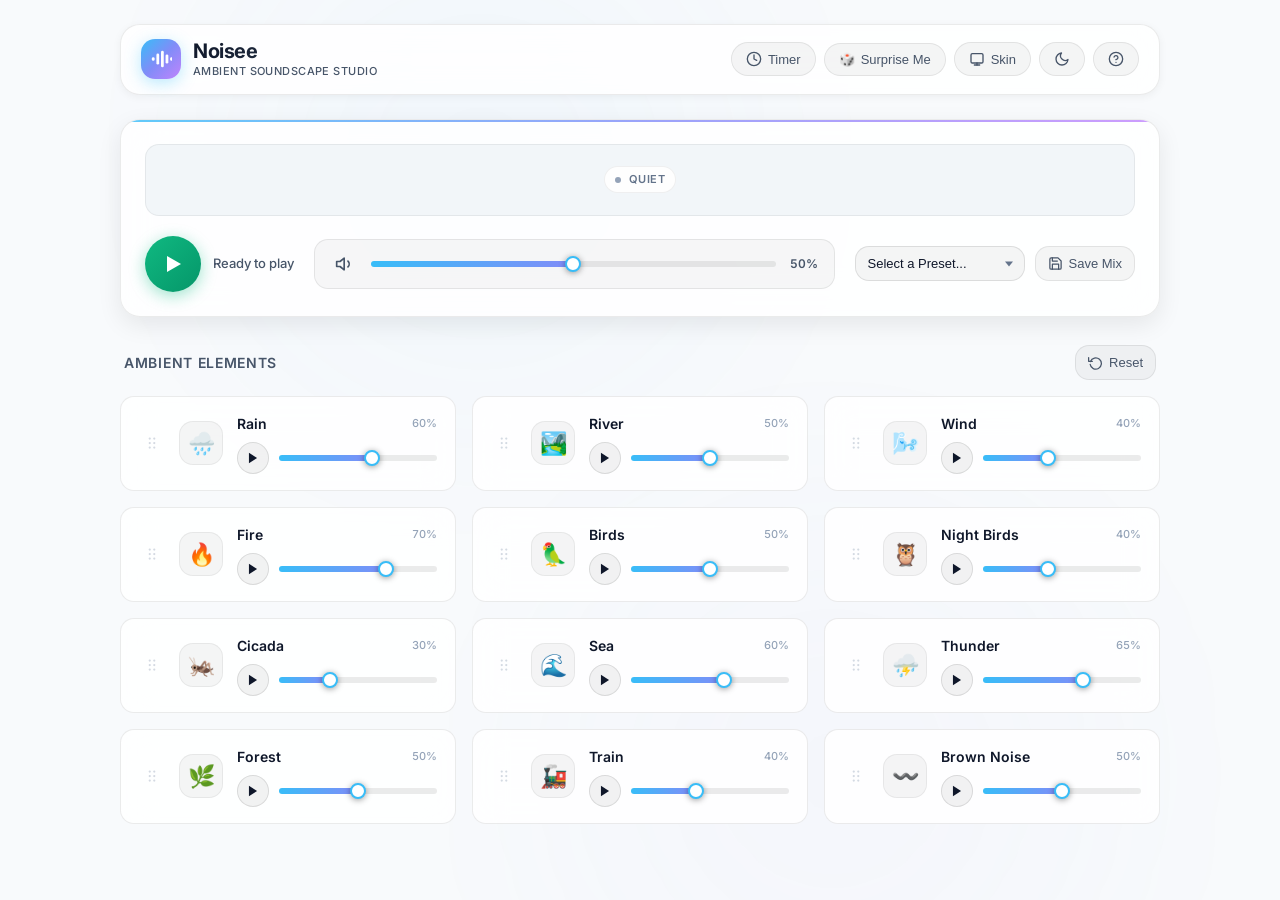
<file: index.html>
<!DOCTYPE html>
<html lang="en">
<head>
  <meta charset="utf-8" />
  <meta name="viewport" content="width=device-width, initial-scale=1" />
  <title>Noisee — Ambient Soundscape Studio</title>
  <meta name="description" content="Mix soothing background soundscapes to focus, relax, and sleep. Standalone ambient sound generator with presets, timers, and offline support." />
  <meta name="theme-color" content="#07090e" />

  <!-- Open Graph / Social -->
  <meta property="og:type"        content="website" />
  <meta property="og:title"       content="Noisee — Ambient Soundscape Studio" />
  <meta property="og:description" content="Mix rain, fire, wind and more into the perfect ambient soundscape for focus, sleep and relaxation. 100% offline." />
  <meta property="og:image"       content="assets/favicon.svg" />
  <meta name="twitter:card"       content="summary" />
  <meta name="twitter:title"      content="Noisee — Ambient Soundscape Studio" />
  <meta name="twitter:description" content="Mix soothing background soundscapes. Free & offline." />

  <!-- Fonts -->
  <link rel="preconnect" href="https://fonts.googleapis.com" />
  <link rel="preconnect" href="https://fonts.gstatic.com" crossorigin />
  <link href="https://fonts.googleapis.com/css2?family=Inter:wght@400;500;600;700&display=swap" rel="stylesheet" />

  <link rel="icon" type="image/svg+xml" href="assets/favicon.svg" />
  <link rel="manifest" href="manifest.json" />
  <link rel="stylesheet" href="css/style.css" />
</head>
<body>
  <div class="app-wrapper">
    <!-- Top Application Bar -->
    <header class="app-header">
      <div class="brand">
        <div class="brand-icon">
          <svg viewBox="0 0 24 24">
            <rect x="2"  y="10" width="3" height="4"  rx="1.5"></rect>
            <rect x="7"  y="6"  width="3" height="12" rx="1.5"></rect>
            <rect x="12" y="3"  width="3" height="18" rx="1.5"></rect>
            <rect x="17" y="7"  width="3" height="10" rx="1.5"></rect>
            <rect x="22" y="10" width="3" height="4"  rx="1.5"></rect>
          </svg>
        </div>
        <div class="brand-text">
          <h1>Noisee</h1>
          <p>Ambient Soundscape Studio</p>
        </div>
      </div>

      <nav class="header-actions">
        <!-- Live Timer Badge (hidden when no timer active) -->
        <button id="timerStatusBadge" class="header-btn active" style="display: none;" title="Timer in progress">
          <span>🌙</span>
          <span id="timerBadgeText">00:00</span>
        </button>

        <button id="btnOpenTimer" class="header-btn" title="Open Timer &amp; Pomodoro">
          <svg viewBox="0 0 24 24" fill="none" stroke-width="2" stroke-linecap="round" stroke-linejoin="round">
            <circle cx="12" cy="12" r="10"></circle>
            <polyline points="12 6 12 12 16 14"></polyline>
          </svg>
          <span>Timer</span>
        </button>

        <button id="btnRandomize" class="header-btn" title="Surprise Me (R)">
          <span>🎲</span>
          <span>Surprise Me</span>
        </button>

        <button id="btnOpenSkins" class="header-btn" title="Change Skin">
          <svg viewBox="0 0 24 24" fill="none" stroke-width="2" stroke-linecap="round" stroke-linejoin="round">
            <rect x="3" y="4" width="18" height="14" rx="2"></rect>
            <line x1="8" y1="21" x2="16" y2="21"></line>
            <line x1="12" y1="18" x2="12" y2="21"></line>
          </svg>
          <span>Skin</span>
        </button>

        <button id="btnToggleTheme" class="header-btn" title="Toggle Light/Dark Theme (D)" aria-label="Toggle theme">
          <svg class="icon-sun" viewBox="0 0 24 24" fill="none" stroke-width="2" stroke-linecap="round" stroke-linejoin="round">
            <circle cx="12" cy="12" r="5"></circle>
            <line x1="12" y1="1"  x2="12" y2="3"></line>
            <line x1="12" y1="21" x2="12" y2="23"></line>
            <line x1="4.22"  y1="4.22"  x2="5.64"  y2="5.64"></line>
            <line x1="18.36" y1="18.36" x2="19.78" y2="19.78"></line>
            <line x1="1"  y1="12" x2="3"  y2="12"></line>
            <line x1="21" y1="12" x2="23" y2="12"></line>
            <line x1="4.22"  y1="19.78" x2="5.64"  y2="18.36"></line>
            <line x1="18.36" y1="5.64"  x2="19.78" y2="4.22"></line>
          </svg>
          <svg class="icon-moon" viewBox="0 0 24 24" fill="none" stroke-width="2" stroke-linecap="round" stroke-linejoin="round">
            <path d="M21 12.79A9 9 0 1 1 11.21 3 7 7 0 0 0 21 12.79z"></path>
          </svg>
        </button>

        <button id="btnOpenShortcuts" class="header-btn" title="Keyboard Shortcuts (?)">
          <svg viewBox="0 0 24 24" fill="none" stroke-width="2" stroke-linecap="round" stroke-linejoin="round">
            <circle cx="12" cy="12" r="10"></circle>
            <path d="M9.09 9a3 3 0 0 1 5.83 1c0 2-3 3-3 3"></path>
            <line x1="12" y1="17" x2="12.01" y2="17"></line>
          </svg>
        </button>
      </nav>
    </header>

    <!-- Master Control Deck -->
    <section class="master-deck" aria-label="Master Controls">
      <!-- Real-time Visualizer -->
      <div class="visualizer-container">
        <canvas id="visualizerCanvas"></canvas>
        <div class="visualizer-overlay">
          <span class="visualizer-dot"></span>
          <span id="visualizerStatusText">Quiet</span>
        </div>
      </div>

      <div class="master-controls">
        <!-- Main Play/Pause & Meta -->
        <div class="main-play-group">
          <button id="btnMasterPlay" class="btn-master-play" aria-label="Play Master Mix" title="Play / Pause (Space)">
            <svg viewBox="0 0 24 24">
              <polygon points="6 4 20 12 6 20 6 4"></polygon>
            </svg>
          </button>
          <div class="master-meta">
            <div id="masterStatus" class="master-status">Ready to play</div>
          </div>
        </div>

        <!-- Master Volume -->
        <div class="master-vol-group">
          <button id="btnMute" class="vol-icon-btn" aria-label="Mute toggle" title="Mute / Unmute (M)">
            <svg viewBox="0 0 24 24" fill="none" stroke-width="2" stroke-linecap="round" stroke-linejoin="round">
              <polygon points="11 5 6 9 2 9 2 15 6 15 11 19 11 5"></polygon>
              <path d="M15.54 8.46a5 5 0 0 1 0 7.07"></path>
            </svg>
          </button>
          <div class="master-slider-wrap">
            <input id="masterVolume" type="range" min="0" max="1" step="0.01" value="0.5" class="modern-slider" aria-label="Master Volume" />
            <span id="masterVolPct" class="vol-pct">50%</span>
          </div>
        </div>

        <!-- Presets & Quick Actions -->
        <div class="master-actions">
          <div class="preset-select-wrap">
            <select id="presetSelect" class="preset-select" aria-label="Choose soundscape preset">
              <option value="" disabled selected>Select a Preset...</option>
            </select>
          </div>

          <button id="btnSavePreset" class="btn-action" title="Save current mix as preset">
            <svg viewBox="0 0 24 24" fill="none" stroke-width="2" stroke-linecap="round" stroke-linejoin="round">
              <path d="M19 21H5a2 2 0 0 1-2-2V5a2 2 0 0 1 2-2h11l5 5v11a2 2 0 0 1-2 2z"></path>
              <polyline points="17 21 17 13 7 13 7 21"></polyline>
              <polyline points="7 3 7 8 15 8"></polyline>
            </svg>
            <span>Save Mix</span>
          </button>
        </div>
      </div>
    </section>

    <!-- Soundscape Elements Grid -->
    <main>
      <div class="section-head">
        <h2 class="section-title">
          <span>Ambient Elements</span>
        </h2>
        <button id="btnResetVolumes" class="btn-action btn-reset" title="Reset all volumes to defaults">
          <svg viewBox="0 0 24 24" fill="none" stroke-width="2" stroke-linecap="round" stroke-linejoin="round">
            <polyline points="1 4 1 10 7 10"></polyline>
            <path d="M3.51 15a9 9 0 1 0 .49-4.5"></path>
          </svg>
          <span>Reset</span>
        </button>
      </div>

      <div id="soundsGrid" class="sounds-grid">
        <!-- Rain -->
        <article class="sound-card" draggable="true" data-id="rain">
          <div class="drag-handle" title="Drag to reorder"></div>
          <div class="sound-icon-box">🌧️</div>
          <div class="sound-controls">
            <div class="sound-info">
              <div class="sound-name">
                <span>Rain</span>
                <div class="mini-equalizer">
                  <div class="eq-bar"></div><div class="eq-bar"></div><div class="eq-bar"></div>
                </div>
              </div>
              <span class="track-vol-text">60%</span>
            </div>
            <div class="sound-ctrl-row">
              <button class="btn-track-play" aria-label="Play Rain">
                <svg viewBox="0 0 24 24"><polygon points="5 3 19 12 5 21 5 3"></polygon></svg>
              </button>
              <div class="slider-container">
                <input type="range" min="0" max="1" step="0.01" value="0.6" class="modern-slider sound-vol-slider" aria-label="Rain volume" />
              </div>
            </div>
          </div>
        </article>

        <!-- River -->
        <article class="sound-card" draggable="true" data-id="river">
          <div class="drag-handle" title="Drag to reorder"></div>
          <div class="sound-icon-box">🏞️</div>
          <div class="sound-controls">
            <div class="sound-info">
              <div class="sound-name">
                <span>River</span>
                <div class="mini-equalizer">
                  <div class="eq-bar"></div><div class="eq-bar"></div><div class="eq-bar"></div>
                </div>
              </div>
              <span class="track-vol-text">50%</span>
            </div>
            <div class="sound-ctrl-row">
              <button class="btn-track-play" aria-label="Play River">
                <svg viewBox="0 0 24 24"><polygon points="5 3 19 12 5 21 5 3"></polygon></svg>
              </button>
              <div class="slider-container">
                <input type="range" min="0" max="1" step="0.01" value="0.5" class="modern-slider sound-vol-slider" aria-label="River volume" />
              </div>
            </div>
          </div>
        </article>

        <!-- Wind -->
        <article class="sound-card" draggable="true" data-id="wind">
          <div class="drag-handle" title="Drag to reorder"></div>
          <div class="sound-icon-box">🌬️</div>
          <div class="sound-controls">
            <div class="sound-info">
              <div class="sound-name">
                <span>Wind</span>
                <div class="mini-equalizer">
                  <div class="eq-bar"></div><div class="eq-bar"></div><div class="eq-bar"></div>
                </div>
              </div>
              <span class="track-vol-text">40%</span>
            </div>
            <div class="sound-ctrl-row">
              <button class="btn-track-play" aria-label="Play Wind">
                <svg viewBox="0 0 24 24"><polygon points="5 3 19 12 5 21 5 3"></polygon></svg>
              </button>
              <div class="slider-container">
                <input type="range" min="0" max="1" step="0.01" value="0.4" class="modern-slider sound-vol-slider" aria-label="Wind volume" />
              </div>
            </div>
          </div>
        </article>

        <!-- Fire -->
        <article class="sound-card" draggable="true" data-id="fire">
          <div class="drag-handle" title="Drag to reorder"></div>
          <div class="sound-icon-box">🔥</div>
          <div class="sound-controls">
            <div class="sound-info">
              <div class="sound-name">
                <span>Fire</span>
                <div class="mini-equalizer">
                  <div class="eq-bar"></div><div class="eq-bar"></div><div class="eq-bar"></div>
                </div>
              </div>
              <span class="track-vol-text">70%</span>
            </div>
            <div class="sound-ctrl-row">
              <button class="btn-track-play" aria-label="Play Fire">
                <svg viewBox="0 0 24 24"><polygon points="5 3 19 12 5 21 5 3"></polygon></svg>
              </button>
              <div class="slider-container">
                <input type="range" min="0" max="1" step="0.01" value="0.7" class="modern-slider sound-vol-slider" aria-label="Fire volume" />
              </div>
            </div>
          </div>
        </article>

        <!-- Birds -->
        <article class="sound-card" draggable="true" data-id="birds">
          <div class="drag-handle" title="Drag to reorder"></div>
          <div class="sound-icon-box">🦜</div>
          <div class="sound-controls">
            <div class="sound-info">
              <div class="sound-name">
                <span>Birds</span>
                <div class="mini-equalizer">
                  <div class="eq-bar"></div><div class="eq-bar"></div><div class="eq-bar"></div>
                </div>
              </div>
              <span class="track-vol-text">50%</span>
            </div>
            <div class="sound-ctrl-row">
              <button class="btn-track-play" aria-label="Play Birds">
                <svg viewBox="0 0 24 24"><polygon points="5 3 19 12 5 21 5 3"></polygon></svg>
              </button>
              <div class="slider-container">
                <input type="range" min="0" max="1" step="0.01" value="0.5" class="modern-slider sound-vol-slider" aria-label="Birds volume" />
              </div>
            </div>
          </div>
        </article>

        <!-- Night Birds -->
        <article class="sound-card" draggable="true" data-id="night-birds">
          <div class="drag-handle" title="Drag to reorder"></div>
          <div class="sound-icon-box">🦉</div>
          <div class="sound-controls">
            <div class="sound-info">
              <div class="sound-name">
                <span>Night Birds</span>
                <div class="mini-equalizer">
                  <div class="eq-bar"></div><div class="eq-bar"></div><div class="eq-bar"></div>
                </div>
              </div>
              <span class="track-vol-text">40%</span>
            </div>
            <div class="sound-ctrl-row">
              <button class="btn-track-play" aria-label="Play Night Birds">
                <svg viewBox="0 0 24 24"><polygon points="5 3 19 12 5 21 5 3"></polygon></svg>
              </button>
              <div class="slider-container">
                <input type="range" min="0" max="1" step="0.01" value="0.4" class="modern-slider sound-vol-slider" aria-label="Night Birds volume" />
              </div>
            </div>
          </div>
        </article>

        <!-- Cicada -->
        <article class="sound-card" draggable="true" data-id="cicada">
          <div class="drag-handle" title="Drag to reorder"></div>
          <div class="sound-icon-box">🦗</div>
          <div class="sound-controls">
            <div class="sound-info">
              <div class="sound-name">
                <span>Cicada</span>
                <div class="mini-equalizer">
                  <div class="eq-bar"></div><div class="eq-bar"></div><div class="eq-bar"></div>
                </div>
              </div>
              <span class="track-vol-text">30%</span>
            </div>
            <div class="sound-ctrl-row">
              <button class="btn-track-play" aria-label="Play Cicada">
                <svg viewBox="0 0 24 24"><polygon points="5 3 19 12 5 21 5 3"></polygon></svg>
              </button>
              <div class="slider-container">
                <input type="range" min="0" max="1" step="0.01" value="0.3" class="modern-slider sound-vol-slider" aria-label="Cicada volume" />
              </div>
            </div>
          </div>
        </article>

        <!-- Sea -->
        <article class="sound-card" draggable="true" data-id="sea">
          <div class="drag-handle" title="Drag to reorder"></div>
          <div class="sound-icon-box">🌊</div>
          <div class="sound-controls">
            <div class="sound-info">
              <div class="sound-name">
                <span>Sea</span>
                <div class="mini-equalizer">
                  <div class="eq-bar"></div><div class="eq-bar"></div><div class="eq-bar"></div>
                </div>
              </div>
              <span class="track-vol-text">60%</span>
            </div>
            <div class="sound-ctrl-row">
              <button class="btn-track-play" aria-label="Play Sea">
                <svg viewBox="0 0 24 24"><polygon points="5 3 19 12 5 21 5 3"></polygon></svg>
              </button>
              <div class="slider-container">
                <input type="range" min="0" max="1" step="0.01" value="0.6" class="modern-slider sound-vol-slider" aria-label="Sea volume" />
              </div>
            </div>
          </div>
        </article>

        <!-- Thunder -->
        <article class="sound-card" draggable="true" data-id="thunder">
          <div class="drag-handle" title="Drag to reorder"></div>
          <div class="sound-icon-box">⛈️</div>
          <div class="sound-controls">
            <div class="sound-info">
              <div class="sound-name">
                <span>Thunder</span>
                <div class="mini-equalizer">
                  <div class="eq-bar"></div><div class="eq-bar"></div><div class="eq-bar"></div>
                </div>
              </div>
              <span class="track-vol-text">65%</span>
            </div>
            <div class="sound-ctrl-row">
              <button class="btn-track-play" aria-label="Play Thunder">
                <svg viewBox="0 0 24 24"><polygon points="5 3 19 12 5 21 5 3"></polygon></svg>
              </button>
              <div class="slider-container">
                <input type="range" min="0" max="1" step="0.01" value="0.65" class="modern-slider sound-vol-slider" aria-label="Thunder volume" />
              </div>
            </div>
          </div>
        </article>

        <!-- Forest -->
        <article class="sound-card" draggable="true" data-id="forest">
          <div class="drag-handle" title="Drag to reorder"></div>
          <div class="sound-icon-box">🌿</div>
          <div class="sound-controls">
            <div class="sound-info">
              <div class="sound-name">
                <span>Forest</span>
                <div class="mini-equalizer">
                  <div class="eq-bar"></div><div class="eq-bar"></div><div class="eq-bar"></div>
                </div>
              </div>
              <span class="track-vol-text">50%</span>
            </div>
            <div class="sound-ctrl-row">
              <button class="btn-track-play" aria-label="Play Forest">
                <svg viewBox="0 0 24 24"><polygon points="5 3 19 12 5 21 5 3"></polygon></svg>
              </button>
              <div class="slider-container">
                <input type="range" min="0" max="1" step="0.01" value="0.5" class="modern-slider sound-vol-slider" aria-label="Forest volume" />
              </div>
            </div>
          </div>
        </article>

        <!-- Train -->
        <article class="sound-card" draggable="true" data-id="train">
          <div class="drag-handle" title="Drag to reorder"></div>
          <div class="sound-icon-box">🚂</div>
          <div class="sound-controls">
            <div class="sound-info">
              <div class="sound-name">
                <span>Train</span>
                <div class="mini-equalizer">
                  <div class="eq-bar"></div><div class="eq-bar"></div><div class="eq-bar"></div>
                </div>
              </div>
              <span class="track-vol-text">40%</span>
            </div>
            <div class="sound-ctrl-row">
              <button class="btn-track-play" aria-label="Play Train">
                <svg viewBox="0 0 24 24"><polygon points="5 3 19 12 5 21 5 3"></polygon></svg>
              </button>
              <div class="slider-container">
                <input type="range" min="0" max="1" step="0.01" value="0.4" class="modern-slider sound-vol-slider" aria-label="Train volume" />
              </div>
            </div>
          </div>
        </article>

        <!-- Brown Noise (synthesized — no file needed) -->
        <article class="sound-card" draggable="true" data-id="brown-noise">
          <div class="drag-handle" title="Drag to reorder"></div>
          <div class="sound-icon-box">〰️</div>
          <div class="sound-controls">
            <div class="sound-info">
              <div class="sound-name">
                <span>Brown Noise</span>
                <div class="mini-equalizer">
                  <div class="eq-bar"></div><div class="eq-bar"></div><div class="eq-bar"></div>
                </div>
              </div>
              <span class="track-vol-text">50%</span>
            </div>
            <div class="sound-ctrl-row">
              <button class="btn-track-play" aria-label="Play Brown Noise">
                <svg viewBox="0 0 24 24"><polygon points="5 3 19 12 5 21 5 3"></polygon></svg>
              </button>
              <div class="slider-container">
                <input type="range" min="0" max="1" step="0.01" value="0.5" class="modern-slider sound-vol-slider" aria-label="Brown Noise volume" />
              </div>
            </div>
          </div>
        </article>
      </div>
    </main>

  </div>

  <!-- Timer & Pomodoro Modal -->
  <div id="timerModal" class="modal-backdrop" role="dialog" aria-modal="true" aria-labelledby="timerModalTitle">
    <div class="modal-content">
      <div class="modal-header">
        <h2 id="timerModalTitle" class="modal-title">
          <span>⏱️</span>
          <span>Timers &amp; Productivity</span>
        </h2>
        <button class="modal-close" aria-label="Close modal">
          <svg viewBox="0 0 24 24" fill="none" stroke="currentColor" stroke-width="2"><line x1="18" y1="6" x2="6" y2="18"></line><line x1="6" y1="6" x2="18" y2="18"></line></svg>
        </button>
      </div>

      <div class="modal-body">
        <div class="modal-tabs">
          <button class="modal-tab-btn active" data-tab="tabSleep">🌙 Sleep Timer</button>
          <button class="modal-tab-btn" data-tab="tabPomodoro">🎯 Pomodoro Focus</button>
        </div>

        <!-- Sleep Timer Pane -->
        <div id="tabSleep" class="tab-pane active">
          <div id="sleepCountdownDisplay" class="active-timer-card" style="display: none;">
            <div id="sleepTimeRemaining" class="timer-digits">00:00</div>
            <div class="timer-label">Time remaining until gentle stop</div>
          </div>

          <p style="font-size: 13px; color: var(--text-secondary); margin-bottom: 14px;">Select how long before sounds automatically stop:</p>
          <div class="timer-pill-group">
            <button class="timer-pill-btn" data-min="15">15 min</button>
            <button class="timer-pill-btn active" data-min="30">30 min</button>
            <button class="timer-pill-btn" data-min="45">45 min</button>
            <button class="timer-pill-btn" data-min="60">60 min</button>
          </div>

          <div class="timer-custom-wrap">
            <input id="customSleepMinutes" type="number" min="1" max="720" placeholder="Custom minutes (e.g. 90)" class="timer-input" />
          </div>

          <label class="toggle-label">
            <input id="chkSleepFadeOut" type="checkbox" checked />
            <span>Smooth 30-second volume fade-out before stopping</span>
          </label>

          <div style="display: flex; gap: 10px;">
            <button id="btnStartSleepTimer" class="btn-primary" style="flex: 1;">Start Sleep Timer</button>
            <button id="btnCancelSleepTimer" class="btn-secondary">Cancel Active Timer</button>
          </div>
        </div>

        <!-- Pomodoro Pane -->
        <div id="tabPomodoro" class="tab-pane">

          <!-- Configurable durations -->
          <div class="pomodoro-config">
            <label class="pomodoro-config-label">
              <span>Focus</span>
              <input id="pomodoroWorkMinutes" type="number" min="1" max="120" value="25" class="pomodoro-duration-input" />
              <span>min</span>
            </label>
            <span class="pomodoro-config-sep">•</span>
            <label class="pomodoro-config-label">
              <span>Break</span>
              <input id="pomodoroBreakMinutes" type="number" min="1" max="60" value="5" class="pomodoro-duration-input" />
              <span>min</span>
            </label>
          </div>

          <!-- SVG Progress Ring -->
          <div class="pomodoro-ring-wrap">
            <svg class="pomodoro-ring-svg" viewBox="0 0 128 128" aria-hidden="true">
              <circle class="ring-bg"       cx="64" cy="64" r="54" />
              <circle class="ring-progress" cx="64" cy="64" r="54" id="pomodoroProgressRing" />
            </svg>
            <div class="pomodoro-ring-inner">
              <div id="pomodoroTimeDigits" class="timer-digits pomodoro-digits">25:00</div>
              <div id="pomodoroModeLabel" class="timer-label">Focus Session</div>
            </div>
          </div>

          <div style="display: flex; gap: 10px; justify-content: center;">
            <button id="btnStartPomodoro" class="btn-primary">Start Focus</button>
            <button id="btnResetPomodoro" class="btn-secondary">Reset</button>
          </div>
        </div>
      </div>
    </div>
  </div>

  <!-- Keyboard Shortcuts Modal -->
  <div id="shortcutsModal" class="modal-backdrop" role="dialog" aria-modal="true" aria-labelledby="shortcutsModalTitle">
    <div class="modal-content">
      <div class="modal-header">
        <h2 id="shortcutsModalTitle" class="modal-title">
          <span>⌨️</span>
          <span>Keyboard Shortcuts</span>
        </h2>
        <button class="modal-close" aria-label="Close modal">
          <svg viewBox="0 0 24 24" fill="none" stroke="currentColor" stroke-width="2"><line x1="18" y1="6" x2="6" y2="18"></line><line x1="6" y1="6" x2="18" y2="18"></line></svg>
        </button>
      </div>
      <div class="modal-body">
        <div class="shortcut-list">
          <div class="shortcut-item"><span class="shortcut-desc">Master Play / Pause active mix</span><kbd class="kbd-badge">Space</kbd></div>
          <div class="shortcut-item"><span class="shortcut-desc">Master Mute / Unmute</span><kbd class="kbd-badge">M</kbd></div>
          <div class="shortcut-item"><span class="shortcut-desc">Surprise / Randomize mix</span><kbd class="kbd-badge">R</kbd></div>
          <div class="shortcut-item"><span class="shortcut-desc">Stop all playing sounds</span><span style="display:flex;gap:6px;"><kbd class="kbd-badge">S</kbd><kbd class="kbd-badge">0</kbd></span></div>
          <div class="shortcut-item"><span class="shortcut-desc">Open Timers (Sleep &amp; Pomodoro)</span><kbd class="kbd-badge">T</kbd></div>
          <div class="shortcut-item"><span class="shortcut-desc">Toggle individual sounds</span><kbd class="kbd-badge">1 – 8</kbd></div>
          <div class="shortcut-item"><span class="shortcut-desc">Solo a sound (Alt + click card)</span><kbd class="kbd-badge">Alt+click</kbd></div>
          <div class="shortcut-item"><span class="shortcut-desc">Close open pop-up panel</span><kbd class="kbd-badge">Esc</kbd></div>
          <div class="shortcut-item"><span class="shortcut-desc">Toggle Light / Dark mode</span><kbd class="kbd-badge">D</kbd></div>
          <div class="shortcut-item"><span class="shortcut-desc">Show this shortcuts guide</span><kbd class="kbd-badge">?</kbd></div>
        </div>
      </div>
    </div>
  </div>

  <!-- Skin Select Modal -->
  <div id="skinModal" class="modal-backdrop" role="dialog" aria-modal="true" aria-labelledby="skinModalTitle">
    <div class="modal-content" style="max-width: 420px;">
      <div class="modal-header">
        <h2 id="skinModalTitle" class="modal-title">
          <span>🎨</span>
          <span>Choose Skin</span>
        </h2>
        <button class="modal-close" aria-label="Close modal">
          <svg viewBox="0 0 24 24" fill="none" stroke="currentColor" stroke-width="2"><line x1="18" y1="6" x2="6" y2="18"></line><line x1="6" y1="6" x2="18" y2="18"></line></svg>
        </button>
      </div>
      <div class="modal-body">
        <div id="skinOptionsList" class="skin-options">
          <button class="skin-option" data-skin="default" type="button">
            <span class="skin-option-swatch skin-swatch-default" aria-hidden="true"></span>
            <span class="skin-option-info">
              <span class="skin-option-name">Default</span>
              <span class="skin-option-desc">Soft, glassy ambient studio look</span>
            </span>
            <span class="skin-option-check" aria-hidden="true">✓</span>
          </button>
          <button class="skin-option" data-skin="cliamp" type="button">
            <span class="skin-option-swatch skin-swatch-cliamp" aria-hidden="true"></span>
            <span class="skin-option-info">
              <span class="skin-option-name">Cliamp</span>
              <span class="skin-option-desc">Retro phosphor-green terminal player</span>
            </span>
            <span class="skin-option-check" aria-hidden="true">✓</span>
          </button>
          <button class="skin-option" data-skin="slick" type="button">
            <span class="skin-option-swatch skin-swatch-slick" aria-hidden="true"></span>
            <span class="skin-option-info">
              <span class="skin-option-name">Slick</span>
              <span class="skin-option-desc">Flat monochrome, hairlines, no noise</span>
            </span>
            <span class="skin-option-check" aria-hidden="true">✓</span>
          </button>
        </div>
      </div>
    </div>
  </div>

  <!-- Preset Name Modal -->
  <div id="presetNameModal" class="modal-backdrop" role="dialog" aria-modal="true" aria-labelledby="presetNameModalTitle">
    <div class="modal-content" style="max-width: 380px;">
      <div class="modal-header">
        <h2 id="presetNameModalTitle" class="modal-title">
          <span>💾</span>
          <span>Save Preset</span>
        </h2>
        <button class="modal-close" aria-label="Close modal">
          <svg viewBox="0 0 24 24" fill="none" stroke="currentColor" stroke-width="2"><line x1="18" y1="6" x2="6" y2="18"></line><line x1="6" y1="6" x2="18" y2="18"></line></svg>
        </button>
      </div>
      <div class="modal-body">
        <p style="font-size: 13px; color: var(--text-secondary); margin-bottom: 14px;">Give your mix a name to save it as a custom preset:</p>
        <input id="presetNameInput" type="text" placeholder="e.g. Late Night Focus" class="timer-input" style="width: 100%; margin-bottom: 16px;" />
        <div style="display: flex; gap: 10px;">
          <button id="btnConfirmSavePreset" class="btn-primary" style="flex: 1;">Save Preset</button>
          <button id="btnCancelSavePreset" class="btn-secondary">Cancel</button>
        </div>
      </div>
    </div>
  </div>

  <!-- Floating Toast Notifications -->
  <div id="toastContainer" class="toast-container" aria-live="polite"></div>

  <!-- Main JavaScript Controller -->
  <script src="js/app.js"></script>
</body>
</html>
</file>
<file: css/style.css>
/* ==========================================================================
   Noisee - Ambient Sound Studio Design System
   ========================================================================== */

:root {
  --bg-primary: #07090e;
  --bg-secondary: #0d121c;
  --surface: rgba(18, 24, 38, 0.72);
  --surface-hover: rgba(28, 37, 56, 0.85);
  --surface-active: rgba(34, 46, 72, 0.95);
  --surface-border: rgba(255, 255, 255, 0.08);
  --surface-border-hover: rgba(255, 255, 255, 0.18);
  
  --text-primary: #f8fafc;
  --text-secondary: #94a3b8;
  --text-muted: #64748b;
  
  --accent-cyan: #38bdf8;
  --accent-indigo: #818cf8;
  --accent-purple: #c084fc;
  --accent-emerald: #34d399;
  --accent-amber: #fbbf24;
  --accent-rose: #fb7185;
  
  --grad-primary: linear-gradient(135deg, #38bdf8 0%, #818cf8 50%, #c084fc 100%);
  --grad-play: linear-gradient(135deg, #10b981 0%, #059669 100%);
  --grad-stop: linear-gradient(135deg, #ef4444 0%, #dc2626 100%);
  
  --shadow-sm: 0 2px 8px rgba(0, 0, 0, 0.25);
  --shadow-md: 0 8px 24px rgba(0, 0, 0, 0.35);
  --shadow-lg: 0 16px 40px rgba(0, 0, 0, 0.5);
  --glow-primary: 0 0 24px rgba(56, 189, 248, 0.35);
  
  --radius-sm: 8px;
  --radius-md: 14px;
  --radius-lg: 20px;
  --radius-full: 9999px;
  
  --transition-fast: 0.15s cubic-bezier(0.4, 0, 0.2, 1);
  --transition-normal: 0.25s cubic-bezier(0.4, 0, 0.2, 1);
  --transition-bounce: 0.35s cubic-bezier(0.34, 1.56, 0.64, 1);
}

[data-theme="light"] {
  --bg-primary: #f8fafc;
  --bg-secondary: #f1f5f9;
  --surface: rgba(255, 255, 255, 0.85);
  --surface-hover: rgba(255, 255, 255, 0.98);
  --surface-active: #ffffff;
  --surface-border: rgba(0, 0, 0, 0.08);
  --surface-border-hover: rgba(0, 0, 0, 0.16);

  --text-primary: #0f172a;
  --text-secondary: #475569;
  --text-muted: #94a3b8;

  --shadow-sm: 0 2px 8px rgba(0, 0, 0, 0.05);
  --shadow-md: 0 8px 24px rgba(0, 0, 0, 0.08);
  --shadow-lg: 0 16px 40px rgba(0, 0, 0, 0.12);
  --glow-primary: 0 0 24px rgba(56, 189, 248, 0.25);
}

* {
  box-sizing: border-box;
  margin: 0;
  padding: 0;
  -webkit-font-smoothing: antialiased;
}

body {
  font-family: 'Inter', -apple-system, BlinkMacSystemFont, 'Segoe UI', Roboto, Helvetica, Arial, sans-serif;
  background-color: var(--bg-primary);
  color: var(--text-primary);
  min-height: 100vh;
  line-height: 1.5;
  overflow-x: hidden;
  position: relative;
  selection-background-color: var(--accent-cyan);
}

/* Background atmospheric lighting */
body::before,
body::after {
  content: '';
  position: fixed;
  border-radius: 50%;
  filter: blur(120px);
  pointer-events: none;
  z-index: 0;
  opacity: 0.45;
}

body::before {
  top: -10vw;
  left: 15vw;
  width: 45vw;
  height: 45vw;
  background: radial-gradient(circle, rgba(56, 189, 248, 0.2) 0%, rgba(99, 102, 241, 0.05) 70%, transparent 100%);
}

body::after {
  bottom: -15vw;
  right: 10vw;
  width: 50vw;
  height: 50vw;
  background: radial-gradient(circle, rgba(192, 132, 252, 0.15) 0%, rgba(14, 165, 233, 0.04) 70%, transparent 100%);
}

.app-wrapper {
  position: relative;
  z-index: 1;
  max-width: 1080px;
  margin: 0 auto;
  padding: 24px 20px 60px;
}

/* ==========================================================================
   Header & Navigation
   ========================================================================== */

.app-header {
  display: flex;
  align-items: center;
  justify-content: space-between;
  gap: 12px;
  flex-wrap: wrap;
  margin-bottom: 24px;
  padding: 14px 20px;
  background: var(--surface);
  border: 1px solid var(--surface-border);
  backdrop-filter: blur(20px);
  -webkit-backdrop-filter: blur(20px);
  border-radius: var(--radius-lg);
  box-shadow: var(--shadow-sm);
}

/* Mobile: hide button text, keep icons */
@media (max-width: 600px) {
  .header-actions {
    width: 100%;
    justify-content: flex-end;
    flex-wrap: wrap;
  }
  .header-btn > span:not(:first-child):not([id]) {
    display: none;
  }
  .header-btn {
    padding: 8px 10px;
  }
}

.brand {
  display: flex;
  align-items: center;
  gap: 12px;
}

.brand-icon {
  width: 40px;
  height: 40px;
  display: flex;
  align-items: center;
  justify-content: center;
  border-radius: var(--radius-md);
  background: var(--grad-primary);
  box-shadow: 0 4px 16px rgba(56, 189, 248, 0.35);
}

.brand-icon svg {
  width: 22px;
  height: 22px;
  fill: #fff;
}

.brand-text h1 {
  font-size: 20px;
  font-weight: 700;
  letter-spacing: -0.02em;
  background: linear-gradient(135deg, #ffffff 0%, #cbd5e1 100%);
  -webkit-background-clip: text;
  -webkit-text-fill-color: transparent;
  line-height: 1.2;
}

.brand-text p {
  font-size: 11px;
  font-weight: 500;
  color: var(--text-secondary);
  letter-spacing: 0.04em;
  text-transform: uppercase;
}

.header-actions {
  display: flex;
  align-items: center;
  gap: 8px;
}

.header-btn {
  display: inline-flex;
  align-items: center;
  gap: 6px;
  background: rgba(255, 255, 255, 0.05);
  border: 1px solid var(--surface-border);
  color: var(--text-secondary);
  font-size: 13px;
  font-weight: 500;
  padding: 8px 14px;
  border-radius: var(--radius-full);
  cursor: pointer;
  transition: all var(--transition-fast);
  text-decoration: none;
}

.header-btn:hover {
  background: rgba(255, 255, 255, 0.1);
  color: var(--text-primary);
  border-color: var(--surface-border-hover);
  transform: translateY(-1px);
}

.header-btn.active {
  background: rgba(56, 189, 248, 0.15);
  border-color: rgba(56, 189, 248, 0.4);
  color: var(--accent-cyan);
}

.header-btn svg {
  width: 16px;
  height: 16px;
  stroke: currentColor;
}

/* Theme Toggle Icons */
.header-btn .icon-sun,
.header-btn .icon-moon {
  width: 16px;
  height: 16px;
  stroke: currentColor;
}

[data-theme="light"] .header-btn .icon-moon {
  display: inline-block !important;
}

[data-theme="light"] .header-btn .icon-sun {
  display: none !important;
}

:root:not([data-theme="light"]) .header-btn .icon-sun {
  display: inline-block !important;
}

:root:not([data-theme="light"]) .header-btn .icon-moon {
  display: none !important;
}

/* ==========================================================================
   Master Deck & Visualizer
   ========================================================================== */

.master-deck {
  background: var(--surface);
  border: 1px solid var(--surface-border);
  backdrop-filter: blur(20px);
  -webkit-backdrop-filter: blur(20px);
  border-radius: var(--radius-lg);
  padding: 24px;
  margin-bottom: 28px;
  box-shadow: var(--shadow-md);
  position: relative;
  overflow: hidden;
}

.master-deck::before {
  content: '';
  position: absolute;
  top: 0;
  left: 0;
  right: 0;
  height: 2px;
  background: var(--grad-primary);
  opacity: 0.8;
}

/* Canvas Visualizer Banner */
.visualizer-container {
  width: 100%;
  height: 72px;
  border-radius: var(--radius-md);
  background: rgba(0, 0, 0, 0.25);
  border: 1px solid rgba(255, 255, 255, 0.04);
  margin-bottom: 20px;
  overflow: hidden;
  position: relative;
  display: flex;
  align-items: center;
  justify-content: center;
}

#visualizerCanvas {
  width: 100%;
  height: 100%;
  display: block;
}

.visualizer-overlay {
  position: absolute;
  display: flex;
  align-items: center;
  gap: 8px;
  font-size: 11px;
  font-weight: 600;
  letter-spacing: 0.05em;
  text-transform: uppercase;
  color: var(--text-muted);
  pointer-events: none;
  background: rgba(13, 18, 28, 0.6);
  padding: 4px 10px;
  border-radius: var(--radius-full);
  border: 1px solid rgba(255, 255, 255, 0.05);
  transition: opacity var(--transition-normal), visibility var(--transition-normal);
}

.visualizer-container.playing .visualizer-overlay {
  opacity: 0;
  visibility: hidden;
}

.visualizer-dot {
  width: 6px;
  height: 6px;
  border-radius: 50%;
  background: var(--text-muted);
  transition: background var(--transition-normal);
}

.visualizer-container.playing .visualizer-dot {
  background: var(--accent-emerald);
  box-shadow: 0 0 8px var(--accent-emerald);
}

/* Master Controls Layout */
.master-controls {
  display: grid;
  grid-template-columns: auto 1fr auto;
  align-items: center;
  gap: 20px;
}

@media (max-width: 768px) {
  .master-controls {
    grid-template-columns: 1fr;
    gap: 16px;
  }
}

.main-play-group {
  display: flex;
  align-items: center;
  gap: 12px;
}

.btn-master-play {
  width: 56px;
  height: 56px;
  border-radius: var(--radius-full);
  background: var(--grad-play);
  border: none;
  color: #fff;
  cursor: pointer;
  display: flex;
  align-items: center;
  justify-content: center;
  box-shadow: 0 4px 16px rgba(16, 185, 129, 0.4);
  transition: all var(--transition-bounce);
  flex-shrink: 0;
}

.btn-master-play:hover {
  transform: scale(1.06);
  box-shadow: 0 6px 22px rgba(16, 185, 129, 0.55);
}

.btn-master-play:active {
  transform: scale(0.96);
}

.btn-master-play.playing {
  background: var(--grad-primary);
  box-shadow: 0 4px 20px rgba(56, 189, 248, 0.45);
}

.btn-master-play svg {
  width: 24px;
  height: 24px;
  fill: currentColor;
}

.master-meta {
  display: flex;
  flex-direction: column;
}

.master-status {
  font-size: 13px;
  font-weight: 500;
  color: var(--text-secondary);
}

/* Master Volume Slider */
.master-vol-group {
  display: flex;
  align-items: center;
  gap: 12px;
  background: rgba(255, 255, 255, 0.03);
  border: 1px solid var(--surface-border);
  padding: 10px 16px;
  border-radius: var(--radius-md);
}

.vol-icon-btn {
  background: none;
  border: none;
  color: var(--text-secondary);
  cursor: pointer;
  display: flex;
  align-items: center;
  justify-content: center;
  padding: 4px;
  border-radius: var(--radius-sm);
  transition: color var(--transition-fast);
}

.vol-icon-btn:hover {
  color: var(--text-primary);
}

.vol-icon-btn svg {
  width: 20px;
  height: 20px;
  stroke: currentColor;
}

.master-slider-wrap {
  flex: 1;
  display: flex;
  align-items: center;
  gap: 10px;
}

.vol-pct {
  font-size: 12px;
  font-variant-numeric: tabular-nums;
  font-weight: 600;
  color: var(--text-secondary);
  min-width: 32px;
  text-align: right;
}

/* Master Actions & Presets */
.master-actions {
  display: flex;
  align-items: center;
  gap: 10px;
  flex-wrap: wrap;
}

.preset-select-wrap {
  position: relative;
  min-width: 170px;
}

.preset-select {
  width: 100%;
  appearance: none;
  background: rgba(255, 255, 255, 0.05);
  border: 1px solid var(--surface-border);
  color: var(--text-primary);
  font-size: 13px;
  font-weight: 500;
  padding: 9px 32px 9px 12px;
  border-radius: var(--radius-md);
  cursor: pointer;
  outline: none;
  transition: all var(--transition-fast);
}

.preset-select:hover,
.preset-select:focus {
  border-color: rgba(56, 189, 248, 0.4);
  background: rgba(255, 255, 255, 0.08);
}

.preset-select option {
  background: #0f172a;
  color: #fff;
  padding: 8px;
}

.preset-select-wrap::after {
  content: '';
  position: absolute;
  right: 12px;
  top: 50%;
  transform: translateY(-50%);
  width: 0;
  height: 0;
  border-left: 4px solid transparent;
  border-right: 4px solid transparent;
  border-top: 5px solid var(--text-secondary);
  pointer-events: none;
}

.btn-action {
  display: inline-flex;
  align-items: center;
  gap: 6px;
  background: rgba(255, 255, 255, 0.05);
  border: 1px solid var(--surface-border);
  color: var(--text-secondary);
  font-size: 13px;
  font-weight: 500;
  padding: 9px 12px;
  border-radius: var(--radius-md);
  cursor: pointer;
  transition: all var(--transition-fast);
}

.btn-action:hover {
  background: rgba(255, 255, 255, 0.1);
  color: var(--text-primary);
  border-color: var(--surface-border-hover);
}

.btn-action svg {
  width: 15px;
  height: 15px;
  stroke: currentColor;
}



/* ==========================================================================
   Soundscape Grid
   ========================================================================== */

.section-head {
  display: flex;
  align-items: center;
  justify-content: space-between;
  margin-bottom: 16px;
  padding: 0 4px;
  gap: 12px;
}

.section-title {
  font-size: 14px;
  font-weight: 600;
  letter-spacing: 0.05em;
  text-transform: uppercase;
  color: var(--text-secondary);
  display: flex;
  align-items: center;
  gap: 8px;
}

.btn-reset {
  flex-shrink: 0;
}

/* Auto-fill: 1 col on mobile, 2 on tablet, 3+ on desktop */
.sounds-grid {
  display: grid;
  grid-template-columns: repeat(auto-fill, minmax(290px, 1fr));
  gap: 16px;
}

@media (max-width: 620px) {
  .sounds-grid {
    grid-template-columns: 1fr;
  }
}

/* Sound Card Item */
.sound-card {
  background: var(--surface);
  border: 1px solid var(--surface-border);
  backdrop-filter: blur(16px);
  -webkit-backdrop-filter: blur(16px);
  border-radius: var(--radius-md);
  padding: 16px 18px;
  display: flex;
  align-items: center;
  gap: 14px;
  transition: all var(--transition-normal);
  position: relative;
  cursor: grab;
  user-select: none;
}

.sound-card:hover {
  background: var(--surface-hover);
  border-color: var(--surface-border-hover);
  transform: translateY(-2px);
  box-shadow: var(--shadow-sm);
}

.sound-card.dragging {
  opacity: 0.4;
  cursor: grabbing;
  transform: scale(0.98);
}

.sound-card.drag-over {
  border-color: var(--accent-cyan);
  background: rgba(56, 189, 248, 0.1);
}

/* Sound-specific color accents when active */
.sound-card.active {
  background: rgba(22, 32, 50, 0.9);
  border-color: rgba(56, 189, 248, 0.45);
  box-shadow: 0 8px 24px rgba(56, 189, 248, 0.15);
}

.sound-card[data-id="rain"].active {
  border-color: rgba(56, 189, 248, 0.5);
  box-shadow: 0 8px 24px rgba(56, 189, 248, 0.15);
}
.sound-card[data-id="river"].active {
  border-color: rgba(45, 212, 191, 0.5);
  box-shadow: 0 8px 24px rgba(45, 212, 191, 0.15);
}
.sound-card[data-id="wind"].active {
  border-color: rgba(148, 163, 184, 0.5);
  box-shadow: 0 8px 24px rgba(148, 163, 184, 0.15);
}
.sound-card[data-id="fire"].active {
  border-color: rgba(249, 115, 22, 0.5);
  box-shadow: 0 8px 24px rgba(249, 115, 22, 0.18);
}
.sound-card[data-id="birds"].active {
  border-color: rgba(74, 222, 128, 0.5);
  box-shadow: 0 8px 24px rgba(74, 222, 128, 0.15);
}
.sound-card[data-id="night-birds"].active {
  border-color: rgba(167, 139, 250, 0.5);
  box-shadow: 0 8px 24px rgba(167, 139, 250, 0.18);
}
.sound-card[data-id="cicada"].active {
  border-color: rgba(234, 179, 8, 0.5);
  box-shadow: 0 8px 24px rgba(234, 179, 8, 0.15);
}
.sound-card[data-id="sea"].active {
  border-color: rgba(14, 165, 233, 0.5);
  box-shadow: 0 8px 24px rgba(14, 165, 233, 0.18);
}

.drag-handle {
  color: var(--text-muted);
  cursor: grab;
  padding: 6px 4px;
  display: flex;
  align-items: center;
  justify-content: center;
  min-width: 26px;
  opacity: 0.4;
  transition: opacity var(--transition-fast);
}

.sound-card:hover .drag-handle {
  opacity: 0.9;
}

.drag-handle svg {
  width: 18px;
  height: 18px;
  fill: currentColor;
}

/* Solo mode — amber accent */
.sound-card.solo {
  border-color: var(--accent-amber) !important;
  box-shadow: 0 8px 28px rgba(251, 191, 36, 0.22) !important;
}

.sound-card.solo .sound-icon-box {
  background: rgba(251, 191, 36, 0.08);
}

.sound-icon-box {
  position: relative;
  width: 44px;
  height: 44px;
  border-radius: var(--radius-md);
  background: rgba(255, 255, 255, 0.04);
  border: 1px solid rgba(255, 255, 255, 0.06);
  display: flex;
  align-items: center;
  justify-content: center;
  font-size: 22px;
  flex-shrink: 0;
  transition: all var(--transition-normal);
}

.sound-card.active .sound-icon-box {
  background: rgba(255, 255, 255, 0.08);
  transform: scale(1.05);
}

/* Sound Info & Equalizer */
.sound-info {
  display: flex;
  align-items: center;
  justify-content: space-between;
  margin-bottom: 8px;
}

.sound-name {
  font-size: 14px;
  font-weight: 600;
  color: var(--text-primary);
  display: flex;
  align-items: center;
  gap: 8px;
}

/* Mini Equalizer animation */
.mini-equalizer {
  display: inline-flex;
  align-items: flex-end;
  gap: 2px;
  height: 12px;
  opacity: 0;
  transition: opacity var(--transition-normal);
}

.sound-card.active .mini-equalizer {
  opacity: 1;
}

.eq-bar {
  width: 2.5px;
  height: 100%;
  background: var(--accent-cyan);
  border-radius: 1px;
  animation: eqBounce 0.8s ease-in-out infinite alternate;
}

.eq-bar:nth-child(2) {
  animation-delay: 0.25s;
  animation-duration: 0.65s;
}

.eq-bar:nth-child(3) {
  animation-delay: 0.4s;
  animation-duration: 0.75s;
}

@keyframes eqBounce {
  0% { height: 2px; }
  100% { height: 12px; }
}

.sound-controls {
  flex: 1;
  display: flex;
  flex-direction: column;
}

.sound-ctrl-row {
  display: flex;
  align-items: center;
  gap: 10px;
}

.btn-track-play {
  width: 32px;
  height: 32px;
  border-radius: var(--radius-full);
  background: rgba(255, 255, 255, 0.06);
  border: 1px solid var(--surface-border);
  color: var(--text-primary);
  display: flex;
  align-items: center;
  justify-content: center;
  cursor: pointer;
  transition: all var(--transition-fast);
  flex-shrink: 0;
}

.btn-track-play:hover {
  background: rgba(255, 255, 255, 0.15);
  transform: scale(1.08);
}

.sound-card.active .btn-track-play {
  background: var(--accent-cyan);
  color: #0b1120;
  border-color: transparent;
  box-shadow: 0 0 12px rgba(56, 189, 248, 0.4);
}

.btn-track-play svg {
  width: 14px;
  height: 14px;
  fill: currentColor;
}

/* Spinner during buffer fetch */
.btn-track-play.loading svg {
  display: none;
}

.btn-track-play.loading::after {
  content: '';
  width: 14px;
  height: 14px;
  border: 2px solid rgba(255, 255, 255, 0.3);
  border-top-color: #fff;
  border-radius: 50%;
  animation: spin 0.6s linear infinite;
}

@keyframes spin {
  to { transform: rotate(360deg); }
}

/* ==========================================================================
   Range Sliders (Modern Gradient Filled, Cross-Browser Firefox & Chrome)
   ========================================================================== */

.slider-container {
  flex: 1;
  display: flex;
  align-items: center;
  gap: 8px;
  position: relative;
}

input[type="range"].modern-slider {
  --slider-pct: 50%;
  --slider-bg: rgba(255, 255, 255, 0.12);
  -webkit-appearance: none;
  appearance: none;
  width: 100%;
  height: 28px;
  background: transparent;
  cursor: pointer;
  outline: none;
  margin: 0;
  padding: 0;
  touch-action: none;
  border: none;
  user-select: none;
  -webkit-user-select: none;
}

/* Chrome / Safari / Edge Track */
input[type="range"].modern-slider::-webkit-slider-runnable-track {
  width: 100%;
  height: 6px;
  border-radius: var(--radius-full);
  background: linear-gradient(
    to right,
    #38bdf8 0%,
    #818cf8 var(--slider-pct, 50%),
    var(--slider-bg) var(--slider-pct, 50%),
    var(--slider-bg) 100%
  );
  border: none;
  cursor: pointer;
}

/* Chrome / Safari / Edge Thumb */
input[type="range"].modern-slider::-webkit-slider-thumb {
  -webkit-appearance: none;
  appearance: none;
  width: 16px;
  height: 16px;
  border-radius: 50%;
  background: #ffffff;
  border: 2px solid var(--accent-cyan);
  box-shadow: 0 1px 6px rgba(0, 0, 0, 0.4);
  cursor: pointer;
  margin-top: -5px;
  transition: transform var(--transition-fast), box-shadow var(--transition-fast);
}

input[type="range"].modern-slider:hover::-webkit-slider-thumb,
input[type="range"].modern-slider:active::-webkit-slider-thumb {
  transform: scale(1.2);
  box-shadow: 0 0 10px rgba(56, 189, 248, 0.6);
}

/* Firefox Track */
input[type="range"].modern-slider::-moz-range-track {
  width: 100%;
  height: 6px;
  border-radius: var(--radius-full);
  background: linear-gradient(
    to right,
    #38bdf8 0%,
    #818cf8 var(--slider-pct, 50%),
    var(--slider-bg) var(--slider-pct, 50%),
    var(--slider-bg) 100%
  );
  border: none;
  cursor: pointer;
}

/* Firefox Progress (reset to transparent so track gradient shows) */
input[type="range"].modern-slider::-moz-range-progress {
  background: transparent;
  border: none;
}

/* Firefox Thumb */
input[type="range"].modern-slider::-moz-range-thumb {
  width: 16px;
  height: 16px;
  border-radius: 50%;
  background: #ffffff;
  border: 2px solid var(--accent-cyan);
  box-shadow: 0 1px 6px rgba(0, 0, 0, 0.4);
  cursor: pointer;
  transition: transform var(--transition-fast), box-shadow var(--transition-fast);
}

input[type="range"].modern-slider:hover::-moz-range-thumb,
input[type="range"].modern-slider:active::-moz-range-thumb {
  transform: scale(1.2);
  box-shadow: 0 0 10px rgba(56, 189, 248, 0.6);
}

.track-vol-text {
  font-size: 11px;
  font-variant-numeric: tabular-nums;
  font-weight: 500;
  color: var(--text-muted);
  min-width: 28px;
  text-align: right;
}

/* ==========================================================================
   Modals & Drawers (Timer, Shortcuts, Custom Presets)
   ========================================================================== */

.modal-backdrop {
  position: fixed;
  inset: 0;
  background: rgba(5, 8, 14, 0.75);
  backdrop-filter: blur(12px);
  -webkit-backdrop-filter: blur(12px);
  display: flex;
  align-items: center;
  justify-content: center;
  padding: 20px;
  z-index: 100;
  opacity: 0;
  pointer-events: none;
  transition: opacity var(--transition-normal);
}

.modal-backdrop.open {
  opacity: 1;
  pointer-events: auto;
}

.modal-content {
  background: #0f1623;
  border: 1px solid var(--surface-border-hover);
  border-radius: var(--radius-lg);
  width: 100%;
  max-width: 480px;
  box-shadow: var(--shadow-lg);
  transform: translateY(16px) scale(0.97);
  transition: transform var(--transition-bounce);
  overflow: hidden;
}

.modal-backdrop.open .modal-content {
  transform: translateY(0) scale(1);
}

.modal-header {
  display: flex;
  align-items: center;
  justify-content: space-between;
  padding: 18px 22px;
  border-bottom: 1px solid var(--surface-border);
}

.modal-title {
  font-size: 17px;
  font-weight: 700;
  color: var(--text-primary);
  display: flex;
  align-items: center;
  gap: 10px;
}

.modal-close {
  background: none;
  border: none;
  color: var(--text-muted);
  cursor: pointer;
  padding: 4px;
  border-radius: var(--radius-sm);
  display: flex;
  align-items: center;
  justify-content: center;
  transition: color var(--transition-fast);
}

.modal-close:hover {
  color: var(--text-primary);
}

.modal-close svg {
  width: 20px;
  height: 20px;
}

.modal-body {
  padding: 22px;
}

/* Modal Tabs */
.modal-tabs {
  display: flex;
  gap: 8px;
  background: rgba(255, 255, 255, 0.04);
  padding: 4px;
  border-radius: var(--radius-md);
  margin-bottom: 20px;
}

.modal-tab-btn {
  flex: 1;
  background: none;
  border: none;
  color: var(--text-secondary);
  font-size: 13px;
  font-weight: 600;
  padding: 8px 12px;
  border-radius: var(--radius-sm);
  cursor: pointer;
  transition: all var(--transition-fast);
}

.modal-tab-btn.active {
  background: var(--surface-active);
  color: var(--text-primary);
  box-shadow: var(--shadow-sm);
}

.tab-pane {
  display: none;
}

.tab-pane.active {
  display: block;
}

/* ============================================================
   Pomodoro Ring & Config
   ============================================================ */

.pomodoro-config {
  display: flex;
  align-items: center;
  justify-content: center;
  gap: 16px;
  margin-bottom: 20px;
  padding: 10px 16px;
  background: rgba(255, 255, 255, 0.04);
  border: 1px solid var(--surface-border);
  border-radius: var(--radius-md);
}

.pomodoro-config-label {
  display: flex;
  align-items: center;
  gap: 6px;
  font-size: 13px;
  color: var(--text-secondary);
  cursor: default;
}

.pomodoro-config-sep {
  color: var(--text-muted);
  font-size: 16px;
}

.pomodoro-duration-input {
  width: 52px;
  background: rgba(255, 255, 255, 0.07);
  border: 1px solid var(--surface-border);
  border-radius: var(--radius-sm);
  color: var(--text-primary);
  font-size: 14px;
  font-weight: 600;
  padding: 4px 8px;
  text-align: center;
  outline: none;
  -moz-appearance: textfield;
}
.pomodoro-duration-input::-webkit-outer-spin-button,
.pomodoro-duration-input::-webkit-inner-spin-button { -webkit-appearance: none; }
.pomodoro-duration-input:focus {
  border-color: var(--accent-cyan);
}

/* SVG Progress Ring */
.pomodoro-ring-wrap {
  position: relative;
  width: 168px;
  height: 168px;
  margin: 0 auto 24px;
}

.pomodoro-ring-svg {
  width: 100%;
  height: 100%;
  transform: rotate(-90deg); /* start from top */
}

.ring-bg {
  fill: none;
  stroke: rgba(255, 255, 255, 0.06);
  stroke-width: 8;
}

.ring-progress {
  fill: none;
  stroke: var(--accent-cyan);
  stroke-width: 8;
  stroke-linecap: round;
  stroke-dasharray: 339.3;
  stroke-dashoffset: 0;
  transition: stroke-dashoffset 0.4s ease, stroke 0.3s ease;
}

.pomodoro-ring-inner {
  position: absolute;
  inset: 0;
  display: flex;
  flex-direction: column;
  align-items: center;
  justify-content: center;
  gap: 4px;
}

.pomodoro-digits {
  font-size: 32px !important;
  line-height: 1 !important;
}

/* Timer Options */
.timer-pill-group {
  display: grid;
  grid-template-columns: repeat(4, 1fr);
  gap: 10px;
  margin-bottom: 16px;
}

.timer-pill-btn {
  background: rgba(255, 255, 255, 0.05);
  border: 1px solid var(--surface-border);
  color: var(--text-primary);
  padding: 10px 8px;
  border-radius: var(--radius-md);
  font-size: 13px;
  font-weight: 600;
  cursor: pointer;
  text-align: center;
  transition: all var(--transition-fast);
}

.timer-pill-btn:hover {
  background: rgba(255, 255, 255, 0.1);
  border-color: var(--surface-border-hover);
}

.timer-pill-btn.active {
  background: rgba(56, 189, 248, 0.15);
  border-color: var(--accent-cyan);
  color: var(--accent-cyan);
}

.timer-custom-wrap {
  display: flex;
  align-items: center;
  gap: 12px;
  margin-bottom: 20px;
}

.timer-input {
  flex: 1;
  background: rgba(255, 255, 255, 0.05);
  border: 1px solid var(--surface-border);
  color: #fff;
  padding: 10px 14px;
  border-radius: var(--radius-md);
  font-size: 14px;
  outline: none;
}

.timer-input:focus {
  border-color: var(--accent-cyan);
}

.toggle-label {
  display: flex;
  align-items: center;
  gap: 10px;
  font-size: 13px;
  color: var(--text-secondary);
  cursor: pointer;
  margin-bottom: 20px;
}

.toggle-label input[type="checkbox"] {
  accent-color: var(--accent-cyan);
  width: 16px;
  height: 16px;
  cursor: pointer;
}

/* Active Timer Countdown display */
.active-timer-card {
  background: rgba(56, 189, 248, 0.08);
  border: 1px solid rgba(56, 189, 248, 0.25);
  border-radius: var(--radius-md);
  padding: 16px;
  text-align: center;
  margin-bottom: 16px;
}

.timer-digits {
  font-size: 38px;
  font-weight: 700;
  font-variant-numeric: tabular-nums;
  letter-spacing: -0.02em;
  background: linear-gradient(135deg, #ffffff 0%, var(--accent-cyan) 100%);
  -webkit-background-clip: text;
  -webkit-text-fill-color: transparent;
}

.timer-label {
  font-size: 12px;
  color: var(--text-secondary);
  margin-top: 4px;
}

.modal-footer {
  display: flex;
  align-items: center;
  justify-content: flex-end;
  gap: 10px;
  padding: 16px 22px;
  border-top: 1px solid var(--surface-border);
  background: rgba(0, 0, 0, 0.2);
}

.btn-primary {
  background: var(--grad-primary);
  border: none;
  color: #fff;
  font-size: 13px;
  font-weight: 600;
  padding: 10px 20px;
  border-radius: var(--radius-md);
  cursor: pointer;
  box-shadow: 0 4px 14px rgba(99, 102, 241, 0.35);
  transition: all var(--transition-fast);
}

.btn-primary:hover {
  opacity: 0.95;
  transform: translateY(-1px);
}

.btn-secondary {
  background: rgba(255, 255, 255, 0.06);
  border: 1px solid var(--surface-border);
  color: var(--text-secondary);
  font-size: 13px;
  font-weight: 500;
  padding: 10px 16px;
  border-radius: var(--radius-md);
  cursor: pointer;
  transition: all var(--transition-fast);
}

.btn-secondary:hover {
  background: rgba(255, 255, 255, 0.1);
  color: var(--text-primary);
}

/* Shortcuts Dialog List */
.shortcut-list {
  display: flex;
  flex-direction: column;
  gap: 12px;
}

.shortcut-item {
  display: flex;
  align-items: center;
  justify-content: space-between;
  font-size: 13px;
}

.shortcut-desc {
  color: var(--text-secondary);
}

.kbd-badge {
  display: inline-block;
  background: rgba(255, 255, 255, 0.1);
  border: 1px solid rgba(255, 255, 255, 0.15);
  box-shadow: 0 2px 0 rgba(0, 0, 0, 0.3);
  color: var(--text-primary);
  font-family: monospace;
  font-size: 12px;
  font-weight: 600;
  padding: 3px 8px;
  border-radius: 4px;
}

/* ==========================================================================
   Toast Notifications
   ========================================================================== */

.toast-container {
  position: fixed;
  bottom: 24px;
  left: 50%;
  transform: translateX(-50%);
  display: flex;
  flex-direction: column;
  align-items: center;
  gap: 8px;
  z-index: 200;
  pointer-events: none;
}

.toast {
  background: #1e293b;
  border: 1px solid var(--surface-border-hover);
  color: #fff;
  font-size: 13px;
  font-weight: 500;
  padding: 10px 18px;
  border-radius: var(--radius-full);
  box-shadow: var(--shadow-lg);
  display: flex;
  align-items: center;
  gap: 8px;
  animation: toastIn 0.3s cubic-bezier(0.34, 1.56, 0.64, 1) forwards;
}

@keyframes toastIn {
  from {
    opacity: 0;
    transform: translateY(20px) scale(0.9);
  }
  to {
    opacity: 1;
    transform: translateY(0) scale(1);
  }
}

.toast.fade-out {
  animation: toastOut 0.25s ease-out forwards;
}

@keyframes toastOut {
  to {
    opacity: 0;
    transform: translateY(10px) scale(0.95);
  }
}

/* ==========================================================================
   Light Mode Component Overrides
   ========================================================================== */

[data-theme="light"] body::before {
  background: radial-gradient(circle, rgba(56, 189, 248, 0.12) 0%, rgba(99, 102, 241, 0.04) 70%, transparent 100%);
}

[data-theme="light"] body::after {
  background: radial-gradient(circle, rgba(192, 132, 252, 0.1) 0%, rgba(14, 165, 233, 0.03) 70%, transparent 100%);
}

[data-theme="light"] .brand-text h1 {
  background: linear-gradient(135deg, #0f172a 0%, #334155 100%);
  -webkit-background-clip: text;
  -webkit-text-fill-color: transparent;
}

[data-theme="light"] .header-btn {
  background: rgba(0, 0, 0, 0.04);
  border-color: rgba(0, 0, 0, 0.08);
  color: #475569;
}

[data-theme="light"] .header-btn:hover {
  background: rgba(0, 0, 0, 0.08);
  color: #0f172a;
  border-color: rgba(0, 0, 0, 0.14);
}

[data-theme="light"] .header-btn.active {
  background: rgba(56, 189, 248, 0.12);
  border-color: rgba(56, 189, 248, 0.4);
  color: #0284c7;
}

[data-theme="light"] .visualizer-container {
  background: rgba(241, 245, 249, 0.9);
  border-color: rgba(0, 0, 0, 0.06);
}

[data-theme="light"] .visualizer-overlay {
  background: rgba(255, 255, 255, 0.9);
  color: #64748b;
  border-color: rgba(0, 0, 0, 0.06);
}

[data-theme="light"] .master-vol-group {
  background: rgba(0, 0, 0, 0.03);
  border-color: rgba(0, 0, 0, 0.08);
}

[data-theme="light"] .preset-select {
  background: rgba(0, 0, 0, 0.04);
  border-color: rgba(0, 0, 0, 0.1);
  color: #0f172a;
}

[data-theme="light"] .preset-select option {
  background: #ffffff;
  color: #0f172a;
}

[data-theme="light"] .preset-select-wrap::after {
  border-top-color: #64748b;
}

[data-theme="light"] .btn-action {
  background: rgba(0, 0, 0, 0.04);
  border-color: rgba(0, 0, 0, 0.08);
  color: #475569;
}

[data-theme="light"] .btn-action:hover {
  background: rgba(0, 0, 0, 0.08);
  color: #0f172a;
}



[data-theme="light"] .sound-card {
  background: rgba(255, 255, 255, 0.85);
  border-color: rgba(0, 0, 0, 0.08);
}

[data-theme="light"] .sound-card:hover {
  background: #ffffff;
  border-color: rgba(0, 0, 0, 0.15);
  box-shadow: 0 8px 24px rgba(0, 0, 0, 0.06);
}

[data-theme="light"] .sound-card.active {
  background: #ffffff;
  box-shadow: 0 8px 24px rgba(56, 189, 248, 0.15);
}

[data-theme="light"] .sound-card[data-id="rain"].active {
  background: #f0f9ff;
  border-color: #38bdf8;
}
[data-theme="light"] .sound-card[data-id="river"].active {
  background: #f0fdfa;
  border-color: #2dd4bf;
}
[data-theme="light"] .sound-card[data-id="wind"].active {
  background: #f8fafc;
  border-color: #94a3b8;
}
[data-theme="light"] .sound-card[data-id="fire"].active {
  background: #fff7ed;
  border-color: #fb923c;
}
[data-theme="light"] .sound-card[data-id="birds"].active {
  background: #f0fdf4;
  border-color: #4ade80;
}
[data-theme="light"] .sound-card[data-id="night-birds"].active {
  background: #faf5ff;
  border-color: #c084fc;
}
[data-theme="light"] .sound-card[data-id="cicada"].active {
  background: #fefce8;
  border-color: #facc15;
}
[data-theme="light"] .sound-card[data-id="sea"].active {
  background: #f0f9ff;
  border-color: #0284c7;
}

[data-theme="light"] .sound-icon-box {
  background: rgba(0, 0, 0, 0.04);
  border-color: rgba(0, 0, 0, 0.06);
}

[data-theme="light"] .btn-track-play {
  background: rgba(0, 0, 0, 0.05);
  border-color: rgba(0, 0, 0, 0.1);
  color: #0f172a;
}

[data-theme="light"] .btn-track-play:hover {
  background: rgba(0, 0, 0, 0.1);
}

[data-theme="light"] .sound-card.active .btn-track-play {
  background: var(--accent-cyan);
  color: #ffffff;
}

[data-theme="light"] input[type="range"].modern-slider {
  --slider-bg: rgba(0, 0, 0, 0.08);
}

[data-theme="light"] .modal-backdrop {
  background: rgba(15, 23, 42, 0.45);
}

[data-theme="light"] .modal-content {
  background: #ffffff;
  border-color: rgba(0, 0, 0, 0.1);
  box-shadow: 0 24px 60px rgba(0, 0, 0, 0.15);
}

[data-theme="light"] .modal-tabs {
  background: rgba(0, 0, 0, 0.05);
}

[data-theme="light"] .modal-tab-btn.active {
  background: #ffffff;
  color: #0f172a;
  box-shadow: 0 2px 8px rgba(0, 0, 0, 0.08);
}

[data-theme="light"] .timer-pill-btn {
  background: rgba(0, 0, 0, 0.04);
  border-color: rgba(0, 0, 0, 0.08);
  color: #0f172a;
}

[data-theme="light"] .timer-pill-btn:hover {
  background: rgba(0, 0, 0, 0.08);
}

[data-theme="light"] .timer-pill-btn.active {
  background: rgba(56, 189, 248, 0.12);
  border-color: var(--accent-cyan);
  color: #0284c7;
}

[data-theme="light"] .timer-input {
  background: rgba(0, 0, 0, 0.04);
  border-color: rgba(0, 0, 0, 0.12);
  color: #0f172a;
}

[data-theme="light"] .active-timer-card {
  background: rgba(56, 189, 248, 0.08);
  border-color: rgba(56, 189, 248, 0.3);
}

[data-theme="light"] .timer-digits {
  background: linear-gradient(135deg, #0f172a 0%, #0284c7 100%);
  -webkit-background-clip: text;
  -webkit-text-fill-color: transparent;
}

[data-theme="light"] .kbd-badge {
  background: rgba(0, 0, 0, 0.06);
  border-color: rgba(0, 0, 0, 0.15);
  color: #0f172a;
  box-shadow: 0 2px 0 rgba(0, 0, 0, 0.08);
}

[data-theme="light"] .modal-footer {
  background: rgba(0, 0, 0, 0.02);
}

[data-theme="light"] .btn-secondary {
  background: rgba(0, 0, 0, 0.05);
  border-color: rgba(0, 0, 0, 0.1);
  color: #475569;
}

[data-theme="light"] .btn-secondary:hover {
  background: rgba(0, 0, 0, 0.09);
  color: #0f172a;
}

[data-theme="light"] .toast {
  background: #ffffff;
  color: #0f172a;
  border-color: rgba(0, 0, 0, 0.1);
  box-shadow: 0 12px 32px rgba(0, 0, 0, 0.12);
}

[data-theme="light"] .pomodoro-config {
  background: rgba(0, 0, 0, 0.03);
  border-color: rgba(0, 0, 0, 0.08);
}

[data-theme="light"] .pomodoro-duration-input {
  background: rgba(0, 0, 0, 0.04);
  border-color: rgba(0, 0, 0, 0.12);
  color: #0f172a;
}

[data-theme="light"] .ring-bg {
  stroke: rgba(0, 0, 0, 0.08);
}

/* ==========================================================================
   Skin Picker Modal
   ========================================================================== */

.skin-options {
  display: flex;
  flex-direction: column;
  gap: 10px;
}

.skin-option {
  display: flex;
  align-items: center;
  gap: 14px;
  width: 100%;
  background: rgba(255, 255, 255, 0.04);
  border: 1px solid var(--surface-border);
  border-radius: var(--radius-md);
  padding: 12px 14px;
  cursor: pointer;
  text-align: left;
  transition: all var(--transition-fast);
}

.skin-option:hover {
  background: rgba(255, 255, 255, 0.09);
  border-color: var(--surface-border-hover);
}

.skin-option.active {
  border-color: var(--accent-cyan);
  background: rgba(56, 189, 248, 0.1);
}

.skin-option-swatch {
  width: 44px;
  height: 44px;
  border-radius: var(--radius-sm);
  flex-shrink: 0;
  border: 1px solid rgba(255, 255, 255, 0.12);
}

.skin-swatch-default {
  background: linear-gradient(135deg, #38bdf8 0%, #818cf8 50%, #c084fc 100%);
}

.skin-swatch-cliamp {
  background-color: #050a06;
  background-image:
    repeating-linear-gradient(0deg, rgba(51, 255, 102, 0.35) 0px, rgba(51, 255, 102, 0.35) 2px, transparent 2px, transparent 5px);
  border-color: #1f3a20;
}

.skin-option-info {
  flex: 1;
  display: flex;
  flex-direction: column;
  gap: 2px;
}

.skin-option-name {
  font-size: 14px;
  font-weight: 600;
  color: var(--text-primary);
}

.skin-option-desc {
  font-size: 12px;
  color: var(--text-secondary);
}

.skin-option-check {
  color: var(--accent-cyan);
  font-weight: 700;
  font-size: 16px;
  opacity: 0;
  transition: opacity var(--transition-fast);
}

.skin-option.active .skin-option-check {
  opacity: 1;
}

/* ==========================================================================
   Cliamp Skin — retro phosphor-green terminal music player
   ========================================================================== */

:root[data-skin="cliamp"] {
  --bg-primary: #050a06;
  --bg-secondary: #050a06;
  --surface: #0a120a;
  --surface-hover: #0f1a0f;
  --surface-active: #142214;
  --surface-border: #1f3a20;
  --surface-border-hover: #33ff66;

  --text-primary: #baffb4;
  --text-secondary: #5fae5f;
  --text-muted: #3a6b3a;

  --accent-cyan: #33ff66;
  --accent-indigo: #33ff66;
  --accent-purple: #ffb000;
  --accent-emerald: #33ff66;
  --accent-amber: #ffb000;
  --accent-rose: #ff4444;

  --grad-primary: linear-gradient(135deg, #33ff66 0%, #33ff66 100%);
  --grad-play: linear-gradient(135deg, #33ff66 0%, #22cc55 100%);
  --grad-stop: linear-gradient(135deg, #ff4444 0%, #cc1111 100%);

  --shadow-sm: none;
  --shadow-md: none;
  --shadow-lg: none;
  --glow-primary: 0 0 8px rgba(51, 255, 102, 0.45);

  --radius-sm: 0px;
  --radius-md: 0px;
  --radius-lg: 0px;
  --radius-full: 2px;

  --transition-fast: 0.05s linear;
  --transition-normal: 0.08s linear;
  --transition-bounce: 0.08s linear;
}

[data-skin="cliamp"] body {
  font-family: ui-monospace, 'SFMono-Regular', 'Cascadia Mono', 'Consolas', 'Liberation Mono', monospace;
  background-color: #050a06;
}

[data-skin="cliamp"] body::before,
[data-skin="cliamp"] body::after {
  display: none;
}

[data-skin="cliamp"] .app-header,
[data-skin="cliamp"] .master-deck,
[data-skin="cliamp"] .sound-card,
[data-skin="cliamp"] .modal-content,
[data-skin="cliamp"] .visualizer-overlay,
[data-skin="cliamp"] .toast {
  backdrop-filter: none;
  -webkit-backdrop-filter: none;
  box-shadow: none;
}

[data-skin="cliamp"] .app-header,
[data-skin="cliamp"] .master-deck,
[data-skin="cliamp"] .sound-card {
  border: 1px solid var(--surface-border);
}

[data-skin="cliamp"] .master-deck::before {
  background: var(--accent-cyan);
  opacity: 1;
  height: 1px;
}

/* Brand */
[data-skin="cliamp"] .brand-icon {
  border-radius: 0;
  box-shadow: none;
  border: 1px solid var(--accent-cyan);
}

[data-skin="cliamp"] .brand-icon svg {
  fill: #050a06;
}

[data-skin="cliamp"] .brand-text h1 {
  background: none;
  -webkit-text-fill-color: initial;
  color: var(--accent-cyan);
  text-transform: uppercase;
}

[data-skin="cliamp"] .brand-text h1::before {
  content: "> ";
  color: var(--accent-amber);
}

[data-skin="cliamp"] .brand-text p {
  color: var(--text-secondary);
}

/* Header buttons — reverse-video "TUI menu" style */
[data-skin="cliamp"] .header-btn {
  background: transparent;
  border: 1px solid var(--surface-border);
  border-radius: 0;
  color: var(--text-secondary);
}

[data-skin="cliamp"] .header-btn::before {
  content: "[";
  margin-right: 5px;
  opacity: 0.6;
}

[data-skin="cliamp"] .header-btn::after {
  content: "]";
  margin-left: 5px;
  opacity: 0.6;
}

[data-skin="cliamp"] .header-btn:hover {
  background: var(--accent-cyan);
  color: #050a06;
  transform: none;
}

[data-skin="cliamp"] .header-btn.active {
  background: var(--accent-amber);
  border-color: var(--accent-amber);
  color: #050a06;
}

/* Visualizer */
[data-skin="cliamp"] .visualizer-container {
  background: #030603;
  border: 1px solid var(--surface-border);
  border-radius: 0;
}

[data-skin="cliamp"] .visualizer-overlay {
  background: #030603;
  border: 1px solid var(--surface-border);
  border-radius: 0;
  color: var(--text-secondary);
}

/* Master controls */
[data-skin="cliamp"] .btn-master-play {
  border-radius: 0;
  border: 1px solid var(--accent-cyan);
}

[data-skin="cliamp"] .master-vol-group {
  background: transparent;
  border: 1px solid var(--surface-border);
  border-radius: 0;
}

[data-skin="cliamp"] .master-status {
  color: var(--text-secondary);
}

[data-skin="cliamp"] .preset-select,
[data-skin="cliamp"] .btn-action {
  background: transparent;
  border: 1px solid var(--surface-border);
  border-radius: 0;
  color: var(--text-secondary);
}

[data-skin="cliamp"] .btn-action::before {
  content: "[";
  margin-right: 5px;
  opacity: 0.6;
}

[data-skin="cliamp"] .btn-action::after {
  content: "]";
  margin-left: 5px;
  opacity: 0.6;
}

[data-skin="cliamp"] .btn-action:hover {
  background: var(--accent-cyan);
  color: #050a06;
}

[data-skin="cliamp"] .preset-select option {
  background: #050a06;
  color: var(--text-primary);
}

[data-skin="cliamp"] .preset-select-wrap::after {
  border-top-color: var(--text-secondary);
}

/* Sound cards */
[data-skin="cliamp"] .section-title {
  color: var(--text-secondary);
}

[data-skin="cliamp"] .sound-card:hover {
  background: var(--surface-hover);
  border-color: var(--accent-cyan);
  transform: none;
}

[data-skin="cliamp"] .sound-card.active,
[data-skin="cliamp"] .sound-card[data-id].active {
  background: #0a140a;
  border-color: var(--accent-cyan);
  box-shadow: 0 0 10px rgba(51, 255, 102, 0.3);
}

[data-skin="cliamp"] .sound-card.solo {
  border-color: var(--accent-amber) !important;
  box-shadow: 0 0 10px rgba(255, 176, 0, 0.35) !important;
}

[data-skin="cliamp"] .sound-icon-box {
  border-radius: 0;
  border: 1px solid var(--surface-border);
  background: transparent;
}

[data-skin="cliamp"] .sound-card.active .sound-icon-box {
  border-color: var(--accent-cyan);
  transform: none;
}

[data-skin="cliamp"] .btn-track-play {
  border-radius: 0;
  background: transparent;
  border: 1px solid var(--surface-border);
}

[data-skin="cliamp"] .btn-track-play:hover {
  background: var(--accent-cyan);
  color: #050a06;
  transform: none;
}

[data-skin="cliamp"] .sound-card.active .btn-track-play {
  background: var(--accent-cyan);
  color: #050a06;
  box-shadow: none;
}

[data-skin="cliamp"] .track-vol-text {
  color: var(--text-secondary);
}

[data-skin="cliamp"] .btn-track-play.loading::after {
  border: 2px solid rgba(51, 255, 102, 0.25);
  border-top-color: var(--accent-cyan);
}

/* Sliders — LED meter block style */
[data-skin="cliamp"] input[type="range"].modern-slider::-webkit-slider-runnable-track {
  height: 12px;
  border-radius: 0;
  background:
    linear-gradient(to right, transparent 0%, transparent var(--slider-pct, 50%), var(--surface-border) var(--slider-pct, 50%), var(--surface-border) 100%),
    repeating-linear-gradient(to right, #33ff66 0px, #33ff66 3px, transparent 3px, transparent 6px);
}

[data-skin="cliamp"] input[type="range"].modern-slider::-webkit-slider-thumb {
  width: 8px;
  height: 16px;
  border-radius: 0;
  background: var(--accent-cyan);
  border: 1px solid #050a06;
  box-shadow: 0 0 4px rgba(51, 255, 102, 0.7);
  margin-top: -2px;
}

[data-skin="cliamp"] input[type="range"].modern-slider:hover::-webkit-slider-thumb,
[data-skin="cliamp"] input[type="range"].modern-slider:active::-webkit-slider-thumb {
  transform: none;
  box-shadow: 0 0 8px rgba(51, 255, 102, 1);
}

[data-skin="cliamp"] input[type="range"].modern-slider::-moz-range-track {
  height: 12px;
  border-radius: 0;
  background:
    linear-gradient(to right, transparent 0%, transparent var(--slider-pct, 50%), var(--surface-border) var(--slider-pct, 50%), var(--surface-border) 100%),
    repeating-linear-gradient(to right, #33ff66 0px, #33ff66 3px, transparent 3px, transparent 6px);
}

[data-skin="cliamp"] input[type="range"].modern-slider::-moz-range-thumb {
  width: 8px;
  height: 16px;
  border-radius: 0;
  background: var(--accent-cyan);
  border: 1px solid #050a06;
  box-shadow: 0 0 4px rgba(51, 255, 102, 0.7);
}

[data-skin="cliamp"] input[type="range"].modern-slider:hover::-moz-range-thumb,
[data-skin="cliamp"] input[type="range"].modern-slider:active::-moz-range-thumb {
  transform: none;
  box-shadow: 0 0 8px rgba(51, 255, 102, 1);
}

/* Modals */
[data-skin="cliamp"] .modal-backdrop {
  background: rgba(3, 6, 3, 0.85);
  backdrop-filter: none;
  -webkit-backdrop-filter: none;
}

[data-skin="cliamp"] .modal-content {
  background: #050a06;
  border: 1px solid var(--accent-cyan);
  border-radius: 0;
}

[data-skin="cliamp"] .modal-title {
  color: var(--accent-cyan);
  text-transform: uppercase;
}

[data-skin="cliamp"] .modal-close:hover {
  color: var(--accent-cyan);
}

[data-skin="cliamp"] .modal-tabs {
  background: transparent;
  border: 1px solid var(--surface-border);
  border-radius: 0;
}

[data-skin="cliamp"] .modal-tab-btn {
  border-radius: 0;
}

[data-skin="cliamp"] .modal-tab-btn.active {
  background: var(--accent-cyan);
  color: #050a06;
  box-shadow: none;
}

[data-skin="cliamp"] .timer-pill-btn,
[data-skin="cliamp"] .timer-input,
[data-skin="cliamp"] .pomodoro-duration-input,
[data-skin="cliamp"] .pomodoro-config {
  background: transparent;
  border: 1px solid var(--surface-border);
  border-radius: 0;
  color: var(--text-primary);
}

[data-skin="cliamp"] .timer-pill-btn:hover {
  background: var(--surface-hover);
  border-color: var(--accent-cyan);
}

[data-skin="cliamp"] .timer-pill-btn.active {
  background: var(--accent-cyan);
  border-color: var(--accent-cyan);
  color: #050a06;
}

[data-skin="cliamp"] .active-timer-card {
  background: transparent;
  border: 1px solid var(--accent-cyan);
  border-radius: 0;
}

[data-skin="cliamp"] .timer-digits {
  background: none;
  -webkit-text-fill-color: initial;
  color: var(--accent-cyan);
}

[data-skin="cliamp"] .ring-bg {
  stroke: var(--surface-border);
}

[data-skin="cliamp"] .modal-footer {
  background: transparent;
  border-color: var(--surface-border);
}

[data-skin="cliamp"] .btn-primary {
  background: var(--accent-cyan);
  color: #050a06;
  border-radius: 0;
  box-shadow: none;
}

[data-skin="cliamp"] .btn-primary:hover {
  opacity: 0.85;
  transform: none;
}

[data-skin="cliamp"] .btn-secondary {
  background: transparent;
  border: 1px solid var(--surface-border);
  border-radius: 0;
}

[data-skin="cliamp"] .btn-secondary:hover {
  background: var(--surface-hover);
  border-color: var(--accent-cyan);
  color: var(--text-primary);
}

[data-skin="cliamp"] .kbd-badge {
  background: transparent;
  border: 1px solid var(--surface-border);
  box-shadow: none;
  border-radius: 0;
  color: var(--accent-cyan);
}

[data-skin="cliamp"] .toast {
  background: #050a06;
  border: 1px solid var(--accent-cyan);
  border-radius: 0;
  color: var(--text-primary);
}

[data-skin="cliamp"] .toast::before {
  content: "> ";
  color: var(--accent-cyan);
}

/* Skin picker itself, when viewed in cliamp */
[data-skin="cliamp"] .skin-option {
  background: transparent;
  border: 1px solid var(--surface-border);
  border-radius: 0;
}

[data-skin="cliamp"] .skin-option:hover {
  border-color: var(--accent-cyan);
}

[data-skin="cliamp"] .skin-option.active {
  border-color: var(--accent-cyan);
  background: var(--surface-hover);
}

[data-skin="cliamp"] .skin-option-swatch {
  border-radius: 0;
}

/* ==========================================================================
   Slick Skin — flat monochrome, hairlines, one inverted accent.
   Colors are all variables so it follows the light/dark toggle.
   ========================================================================== */

.skin-swatch-slick {
  background:
    linear-gradient(#ededed, #ededed) center / 60% 1px no-repeat,
    #0a0a0a;
  border-color: rgba(255, 255, 255, 0.14);
}

:root[data-skin="slick"] {
  --bg-primary: #0a0a0a;
  --bg-secondary: #111111;
  --surface: #0f0f0f;
  --surface-hover: #151515;
  --surface-active: #1a1a1a;
  --surface-border: rgba(255, 255, 255, 0.08);
  --surface-border-hover: rgba(255, 255, 255, 0.2);

  --text-primary: #ededed;
  --text-secondary: #8f8f8f;
  --text-muted: #5c5c5c;

  --accent-cyan: var(--text-primary);
  --accent-indigo: var(--text-primary);
  --accent-purple: var(--text-primary);
  --accent-emerald: var(--text-primary);
  --accent-amber: var(--text-primary);
  --accent-rose: #e5484d;

  --grad-primary: linear-gradient(var(--text-primary), var(--text-primary));
  --grad-play: linear-gradient(var(--text-primary), var(--text-primary));
  --grad-stop: linear-gradient(#e5484d, #e5484d);

  --shadow-sm: none;
  --shadow-md: none;
  --shadow-lg: 0 24px 48px rgba(0, 0, 0, 0.5);
  --glow-primary: none;

  --radius-sm: 6px;
  --radius-md: 8px;
  --radius-lg: 12px;
  --radius-full: 9999px;

  --transition-fast: 0.15s ease;
  --transition-normal: 0.2s ease;
  --transition-bounce: 0.2s ease;
}

:root[data-skin="slick"][data-theme="light"] {
  --bg-primary: #fafafa;
  --bg-secondary: #ffffff;
  --surface: #ffffff;
  --surface-hover: #f5f5f5;
  --surface-active: #f0f0f0;
  --surface-border: rgba(0, 0, 0, 0.08);
  --surface-border-hover: rgba(0, 0, 0, 0.22);

  --text-primary: #111111;
  --text-secondary: #6b6b6b;
  --text-muted: #a3a3a3;

  --shadow-lg: 0 24px 48px rgba(0, 0, 0, 0.1);
}

[data-skin="slick"] body {
  letter-spacing: -0.01em;
}

[data-skin="slick"] body::before,
[data-skin="slick"] body::after,
[data-skin="slick"] .master-deck::before {
  display: none;
}

/* No glass, no cards-within-cards: header and deck sit directly on the page */
[data-skin="slick"] .app-header,
[data-skin="slick"] .master-deck {
  background: transparent;
  border: none;
  border-radius: 0;
  box-shadow: none;
  backdrop-filter: none;
  -webkit-backdrop-filter: none;
}

[data-skin="slick"] .app-header {
  padding: 8px 4px 20px;
  margin-bottom: 8px;
  border-bottom: 1px solid var(--surface-border);
}

[data-skin="slick"] .master-deck {
  padding: 24px 4px 28px;
  margin-bottom: 20px;
  border-bottom: 1px solid var(--surface-border);
}

/* Brand */
[data-skin="slick"] .brand-icon {
  width: 28px;
  height: 28px;
  background: none;
  box-shadow: none;
}

[data-skin="slick"] .brand-icon svg {
  fill: var(--text-primary);
}

[data-skin="slick"] .brand-text h1 {
  background: none;
  -webkit-text-fill-color: initial;
  color: var(--text-primary);
  font-size: 17px;
  font-weight: 600;
}

[data-skin="slick"] .brand-text p {
  display: none;
}

/* Header actions — ghost buttons */
[data-skin="slick"] .header-btn {
  background: transparent;
  border: 1px solid transparent;
  border-radius: var(--radius-sm);
  color: var(--text-secondary);
  padding: 7px 10px;
}

[data-skin="slick"] .header-btn:hover {
  background: var(--surface-hover);
  border-color: transparent;
  color: var(--text-primary);
  transform: none;
}

[data-skin="slick"] .header-btn.active {
  background: var(--text-primary);
  border-color: transparent;
  color: var(--bg-primary);
}

/* Visualizer — bare, no container chrome */
[data-skin="slick"] .visualizer-container {
  height: 56px;
  background: transparent;
  border: none;
  border-radius: 0;
  margin-bottom: 24px;
}

[data-skin="slick"] .visualizer-overlay {
  background: transparent;
  border: none;
  backdrop-filter: none;
  -webkit-backdrop-filter: none;
  color: var(--text-muted);
  font-weight: 500;
  letter-spacing: 0.12em;
}

[data-skin="slick"] .visualizer-dot {
  display: none;
}

/* Master controls */
[data-skin="slick"] .btn-master-play {
  width: 48px;
  height: 48px;
  color: var(--bg-primary);
  box-shadow: none;
}

[data-skin="slick"] .btn-master-play:hover,
[data-skin="slick"] .btn-master-play.playing {
  box-shadow: none;
  transform: none;
}

[data-skin="slick"] .btn-master-play:hover {
  opacity: 0.85;
}

[data-skin="slick"] .btn-master-play svg {
  width: 18px;
  height: 18px;
}

[data-skin="slick"] .master-vol-group {
  background: transparent;
  border: none;
  padding: 0;
}

[data-skin="slick"] .preset-select,
[data-skin="slick"] .btn-action {
  background: transparent;
  border: 1px solid var(--surface-border);
  border-radius: var(--radius-sm);
  color: var(--text-secondary);
}

[data-skin="slick"] .preset-select {
  color: var(--text-primary);
}

[data-skin="slick"] .preset-select:hover,
[data-skin="slick"] .preset-select:focus,
[data-skin="slick"] .btn-action:hover {
  background: transparent;
  border-color: var(--surface-border-hover);
  color: var(--text-primary);
}

[data-skin="slick"] .preset-select option {
  background: var(--bg-secondary);
  color: var(--text-primary);
}

[data-skin="slick"] .preset-select-wrap::after {
  border-top-color: var(--text-muted);
}

/* Sound grid */
[data-skin="slick"] .section-title {
  font-size: 11px;
  font-weight: 500;
  letter-spacing: 0.12em;
  color: var(--text-muted);
}

[data-skin="slick"] .sounds-grid {
  gap: 12px;
}

[data-skin="slick"] .sound-card {
  background: transparent;
  border: 1px solid var(--surface-border);
  border-radius: var(--radius-md);
  box-shadow: none;
  backdrop-filter: none;
  -webkit-backdrop-filter: none;
}

[data-skin="slick"] .sound-card:hover {
  background: transparent;
  border-color: var(--surface-border-hover);
  box-shadow: none;
  transform: none;
}

[data-skin="slick"] .sound-card.active,
[data-skin="slick"] .sound-card[data-id].active {
  background: var(--surface-active);
  border-color: var(--surface-border-hover);
  box-shadow: none;
}

[data-skin="slick"] .sound-card.solo {
  border-color: var(--text-primary) !important;
  box-shadow: none !important;
}

[data-skin="slick"] .sound-card.drag-over {
  border-color: var(--text-primary);
  background: var(--surface-hover);
}

[data-skin="slick"] .drag-handle {
  position: absolute;
  left: 2px;
  top: 50%;
  transform: translateY(-50%);
  min-width: 0;
  padding: 4px 0;
  opacity: 0;
}

[data-skin="slick"] .drag-handle svg {
  width: 14px;
  height: 14px;
}

[data-skin="slick"] .sound-card:hover .drag-handle {
  opacity: 0.5;
}

/* Emoji stay quiet until the sound is on */
[data-skin="slick"] .sound-icon-box {
  width: 36px;
  height: 36px;
  font-size: 20px;
  background: transparent;
  border: none;
  filter: grayscale(1);
  opacity: 0.45;
}

[data-skin="slick"] .sound-card:hover .sound-icon-box {
  opacity: 0.7;
}

[data-skin="slick"] .sound-card.active .sound-icon-box,
[data-skin="slick"] .sound-card.solo .sound-icon-box {
  background: transparent;
  filter: none;
  opacity: 1;
  transform: none;
}

[data-skin="slick"] .sound-name {
  font-weight: 500;
}

[data-skin="slick"] .eq-bar {
  width: 2px;
}

[data-skin="slick"] .btn-track-play {
  width: 28px;
  height: 28px;
  background: transparent;
  border: 1px solid var(--surface-border-hover);
  color: var(--text-primary);
}

[data-skin="slick"] .btn-track-play:hover {
  background: var(--surface-hover);
  transform: none;
}

[data-skin="slick"] .sound-card.active .btn-track-play {
  background: var(--text-primary);
  border-color: var(--text-primary);
  color: var(--bg-primary);
  box-shadow: none;
}

[data-skin="slick"] .btn-track-play svg {
  width: 11px;
  height: 11px;
}

[data-skin="slick"] .btn-track-play.loading::after {
  width: 11px;
  height: 11px;
  border: 1.5px solid var(--surface-border-hover);
  border-top-color: var(--text-primary);
}

/* Sliders — 2px hairline scrubber */
[data-skin="slick"] input[type="range"].modern-slider {
  height: 20px;
}

[data-skin="slick"] input[type="range"].modern-slider::-webkit-slider-runnable-track {
  height: 2px;
  background: linear-gradient(
    to right,
    var(--text-primary) 0%,
    var(--text-primary) var(--slider-pct, 50%),
    var(--surface-border-hover) var(--slider-pct, 50%),
    var(--surface-border-hover) 100%
  );
}

[data-skin="slick"] input[type="range"].modern-slider::-webkit-slider-thumb {
  width: 12px;
  height: 12px;
  margin-top: -5px;
  background: var(--text-primary);
  border: none;
  box-shadow: none;
}

[data-skin="slick"] input[type="range"].modern-slider:hover::-webkit-slider-thumb,
[data-skin="slick"] input[type="range"].modern-slider:active::-webkit-slider-thumb {
  transform: scale(1.15);
  box-shadow: none;
}

[data-skin="slick"] input[type="range"].modern-slider::-moz-range-track {
  height: 2px;
  background: linear-gradient(
    to right,
    var(--text-primary) 0%,
    var(--text-primary) var(--slider-pct, 50%),
    var(--surface-border-hover) var(--slider-pct, 50%),
    var(--surface-border-hover) 100%
  );
}

[data-skin="slick"] input[type="range"].modern-slider::-moz-range-thumb {
  width: 12px;
  height: 12px;
  background: var(--text-primary);
  border: none;
  box-shadow: none;
}

[data-skin="slick"] input[type="range"].modern-slider:hover::-moz-range-thumb,
[data-skin="slick"] input[type="range"].modern-slider:active::-moz-range-thumb {
  transform: scale(1.15);
  box-shadow: none;
}

[data-skin="slick"] .vol-pct,
[data-skin="slick"] .track-vol-text {
  font-weight: 400;
  color: var(--text-muted);
}

/* Modals */
[data-skin="slick"] .modal-backdrop {
  background: rgba(0, 0, 0, 0.55);
  backdrop-filter: none;
  -webkit-backdrop-filter: none;
}

[data-skin="slick"] .modal-content {
  background: var(--bg-secondary);
  border: 1px solid var(--surface-border);
  box-shadow: var(--shadow-lg);
  transform: translateY(8px);
}

[data-skin="slick"] .modal-backdrop.open .modal-content {
  transform: none;
}

[data-skin="slick"] .modal-title {
  font-size: 15px;
  font-weight: 600;
}

[data-skin="slick"] .modal-title > span:first-child {
  display: none;
}

[data-skin="slick"] .modal-tabs {
  background: transparent;
  border-bottom: 1px solid var(--surface-border);
  border-radius: 0;
  padding: 0;
  gap: 20px;
}

[data-skin="slick"] .modal-tab-btn {
  flex: none;
  padding: 8px 0;
  border-radius: 0;
  border-bottom: 1px solid transparent;
  margin-bottom: -1px;
  font-weight: 500;
}

[data-skin="slick"] .modal-tab-btn.active {
  background: transparent;
  box-shadow: none;
  color: var(--text-primary);
  border-bottom-color: var(--text-primary);
}

[data-skin="slick"] .timer-pill-btn,
[data-skin="slick"] .timer-input,
[data-skin="slick"] .pomodoro-duration-input {
  background: transparent;
  border: 1px solid var(--surface-border);
  border-radius: var(--radius-sm);
  color: var(--text-primary);
  font-weight: 500;
}

[data-skin="slick"] .timer-pill-btn:hover {
  background: transparent;
  border-color: var(--surface-border-hover);
}

[data-skin="slick"] .timer-pill-btn.active {
  background: var(--text-primary);
  border-color: var(--text-primary);
  color: var(--bg-primary);
}

[data-skin="slick"] .timer-input:focus,
[data-skin="slick"] .pomodoro-duration-input:focus {
  border-color: var(--text-primary);
}

[data-skin="slick"] .pomodoro-config {
  background: transparent;
  border: none;
  padding: 0;
}

[data-skin="slick"] .ring-bg {
  stroke: var(--surface-border);
  stroke-width: 2;
}

[data-skin="slick"] .ring-progress {
  stroke-width: 2;
}

[data-skin="slick"] .active-timer-card {
  background: transparent;
  border: 1px solid var(--surface-border);
}

[data-skin="slick"] .timer-digits {
  background: none;
  -webkit-text-fill-color: initial;
  color: var(--text-primary);
  font-weight: 300;
  letter-spacing: -0.03em;
}

[data-skin="slick"] .toggle-label input[type="checkbox"] {
  accent-color: var(--text-primary);
}

[data-skin="slick"] .modal-footer {
  background: transparent;
}

[data-skin="slick"] .btn-primary {
  background: var(--text-primary);
  color: var(--bg-primary);
  border-radius: var(--radius-sm);
  box-shadow: none;
}

[data-skin="slick"] .btn-primary:hover {
  opacity: 0.85;
  transform: none;
}

[data-skin="slick"] .btn-secondary {
  background: transparent;
  border: 1px solid var(--surface-border);
  border-radius: var(--radius-sm);
  color: var(--text-secondary);
}

[data-skin="slick"] .btn-secondary:hover {
  background: transparent;
  border-color: var(--surface-border-hover);
  color: var(--text-primary);
}

[data-skin="slick"] .kbd-badge {
  background: transparent;
  border: 1px solid var(--surface-border-hover);
  box-shadow: none;
  color: var(--text-secondary);
  font-family: inherit;
  font-weight: 500;
}

/* Toast — inverted */
[data-skin="slick"] .toast {
  background: var(--text-primary);
  color: var(--bg-primary);
  border: none;
  border-radius: var(--radius-sm);
  box-shadow: var(--shadow-lg);
  animation-timing-function: ease;
}

/* Skin picker */
[data-skin="slick"] .skin-option {
  background: transparent;
  border: 1px solid var(--surface-border);
  border-radius: var(--radius-md);
}

[data-skin="slick"] .skin-option:hover {
  border-color: var(--surface-border-hover);
}

[data-skin="slick"] .skin-option.active {
  background: transparent;
  border-color: var(--text-primary);
}
</file>
